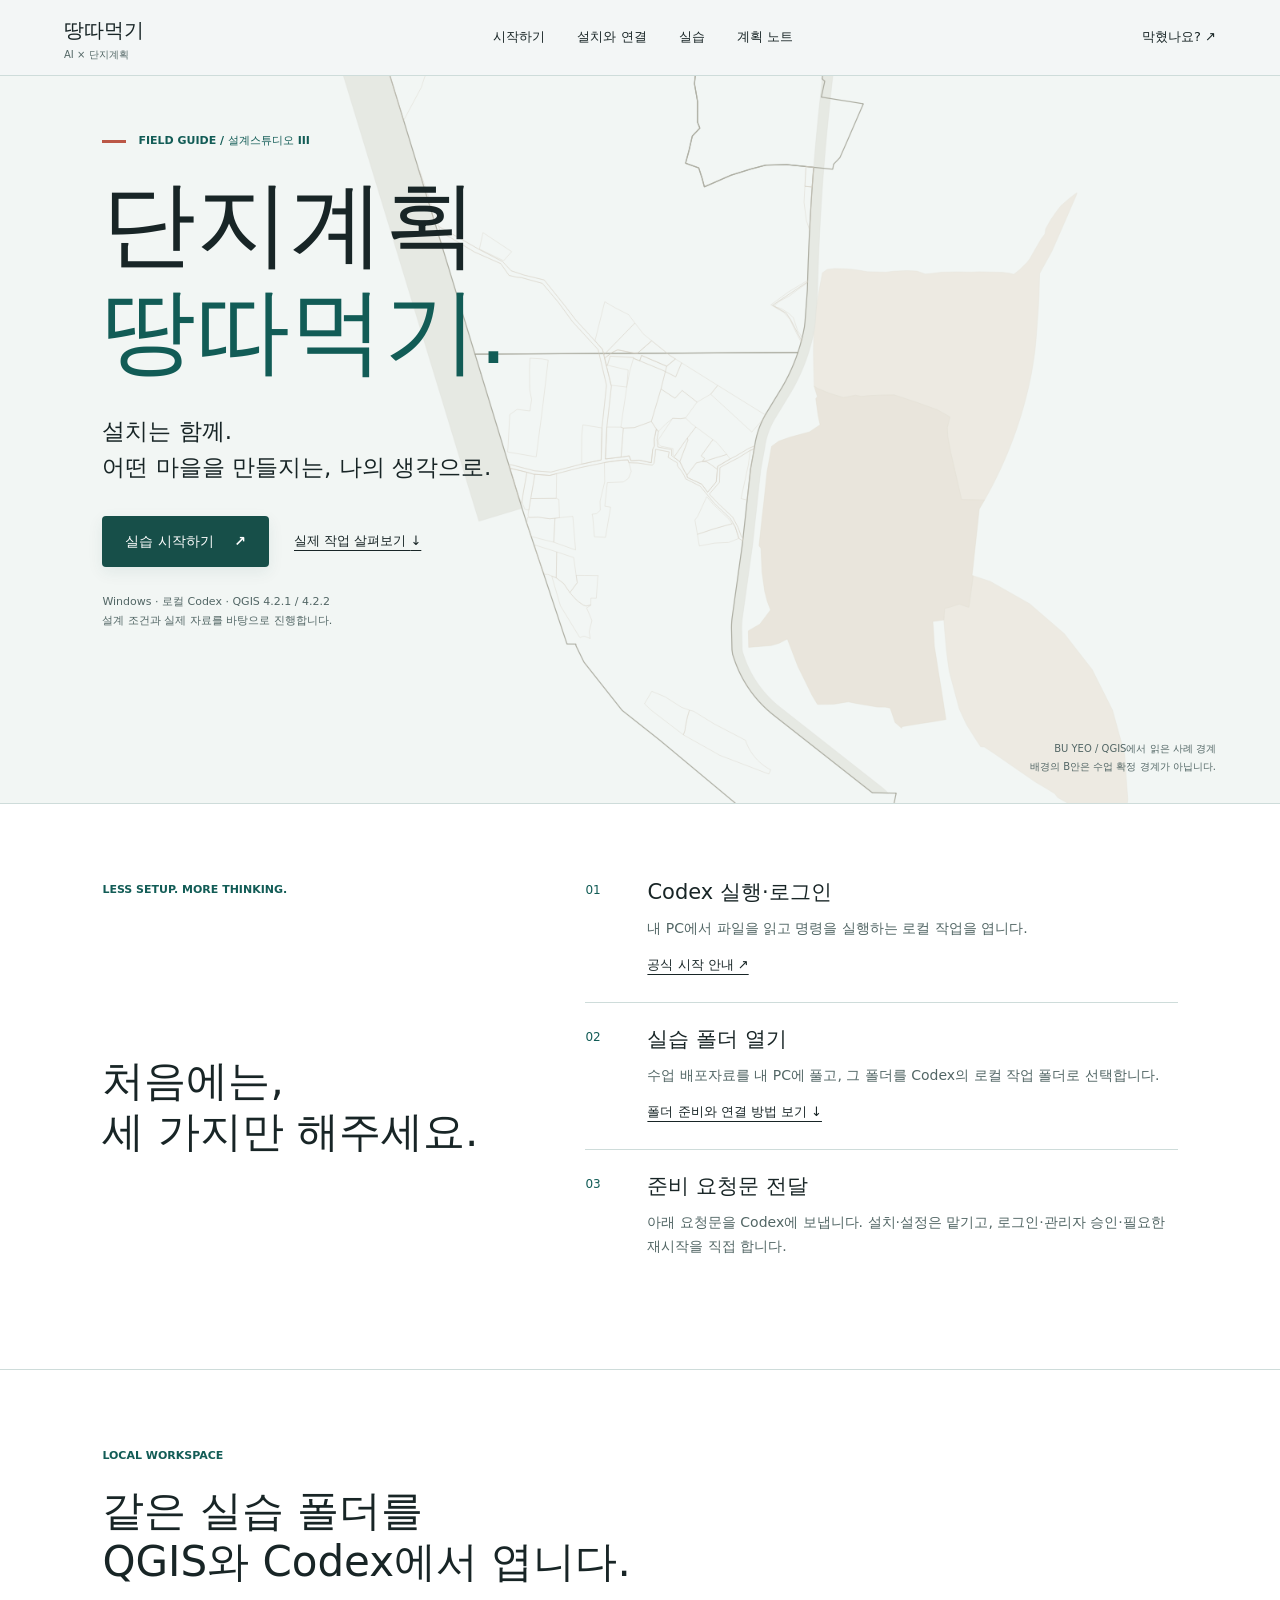
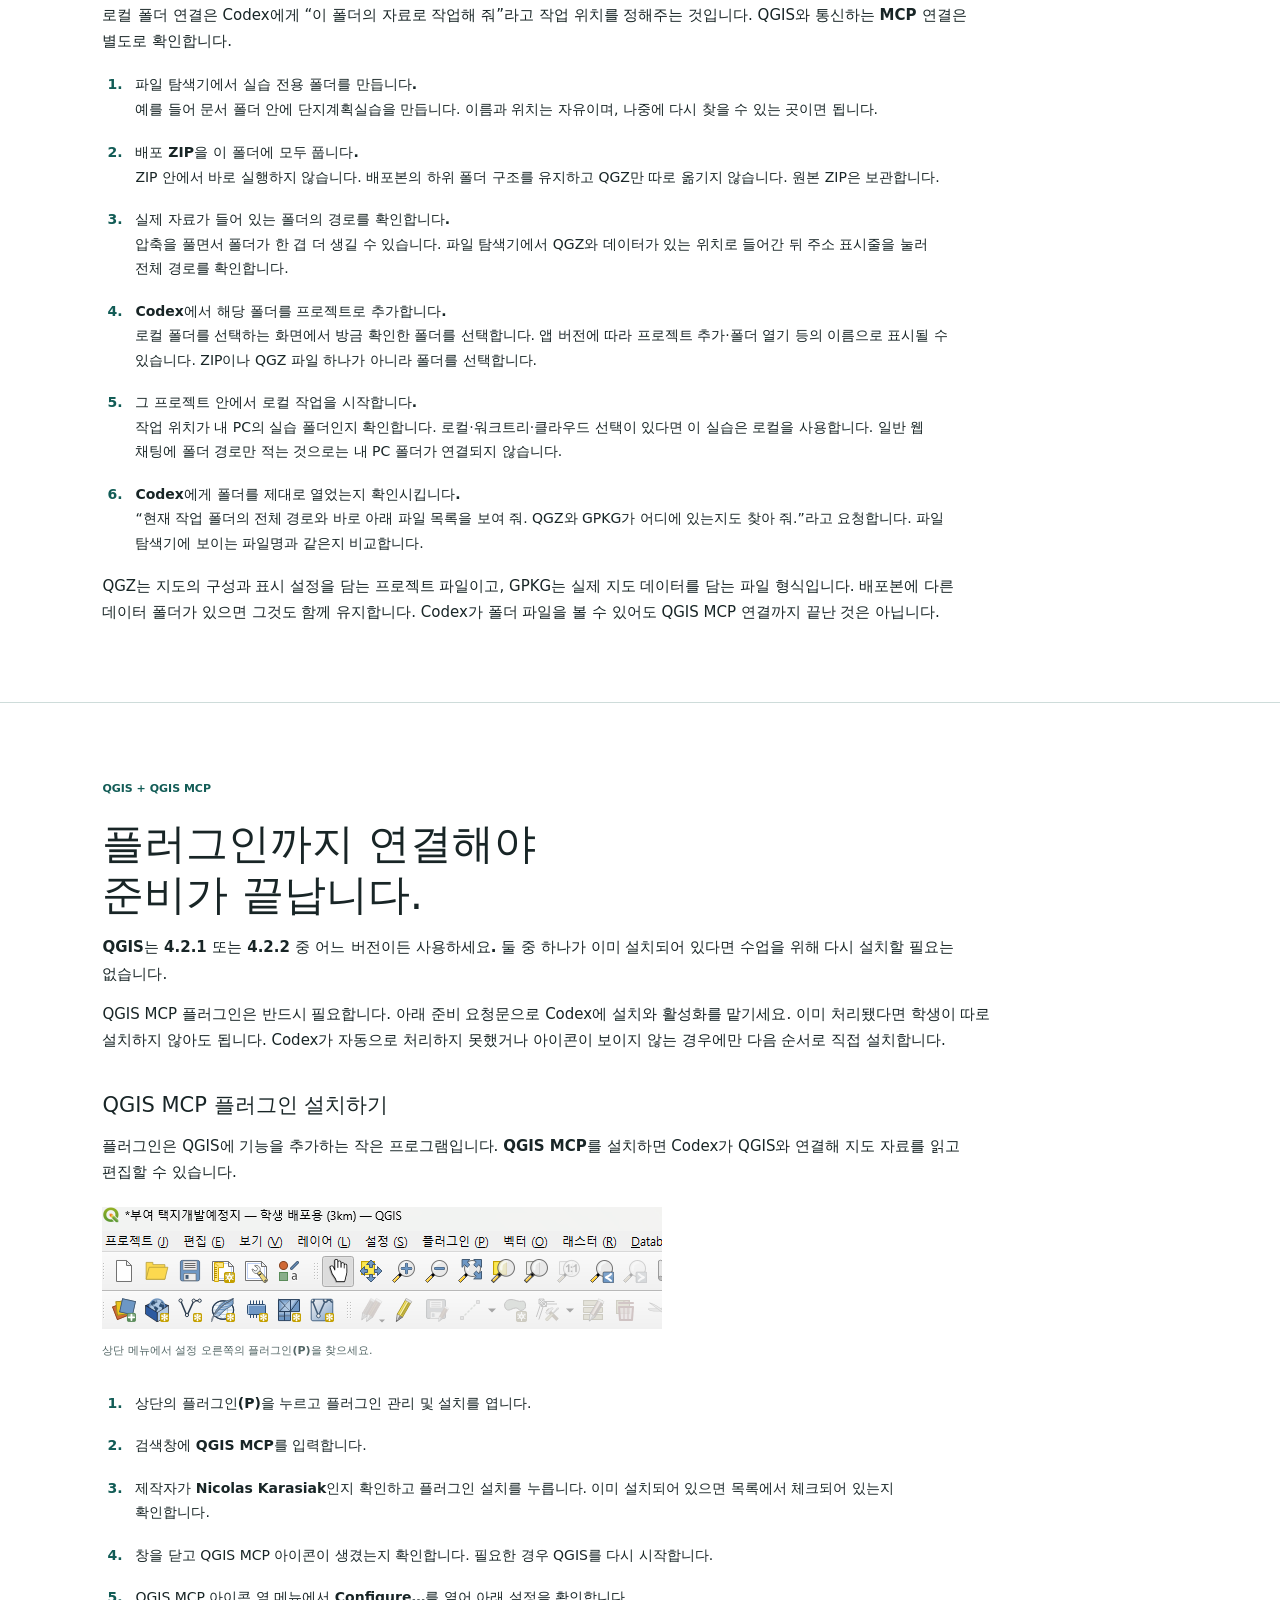
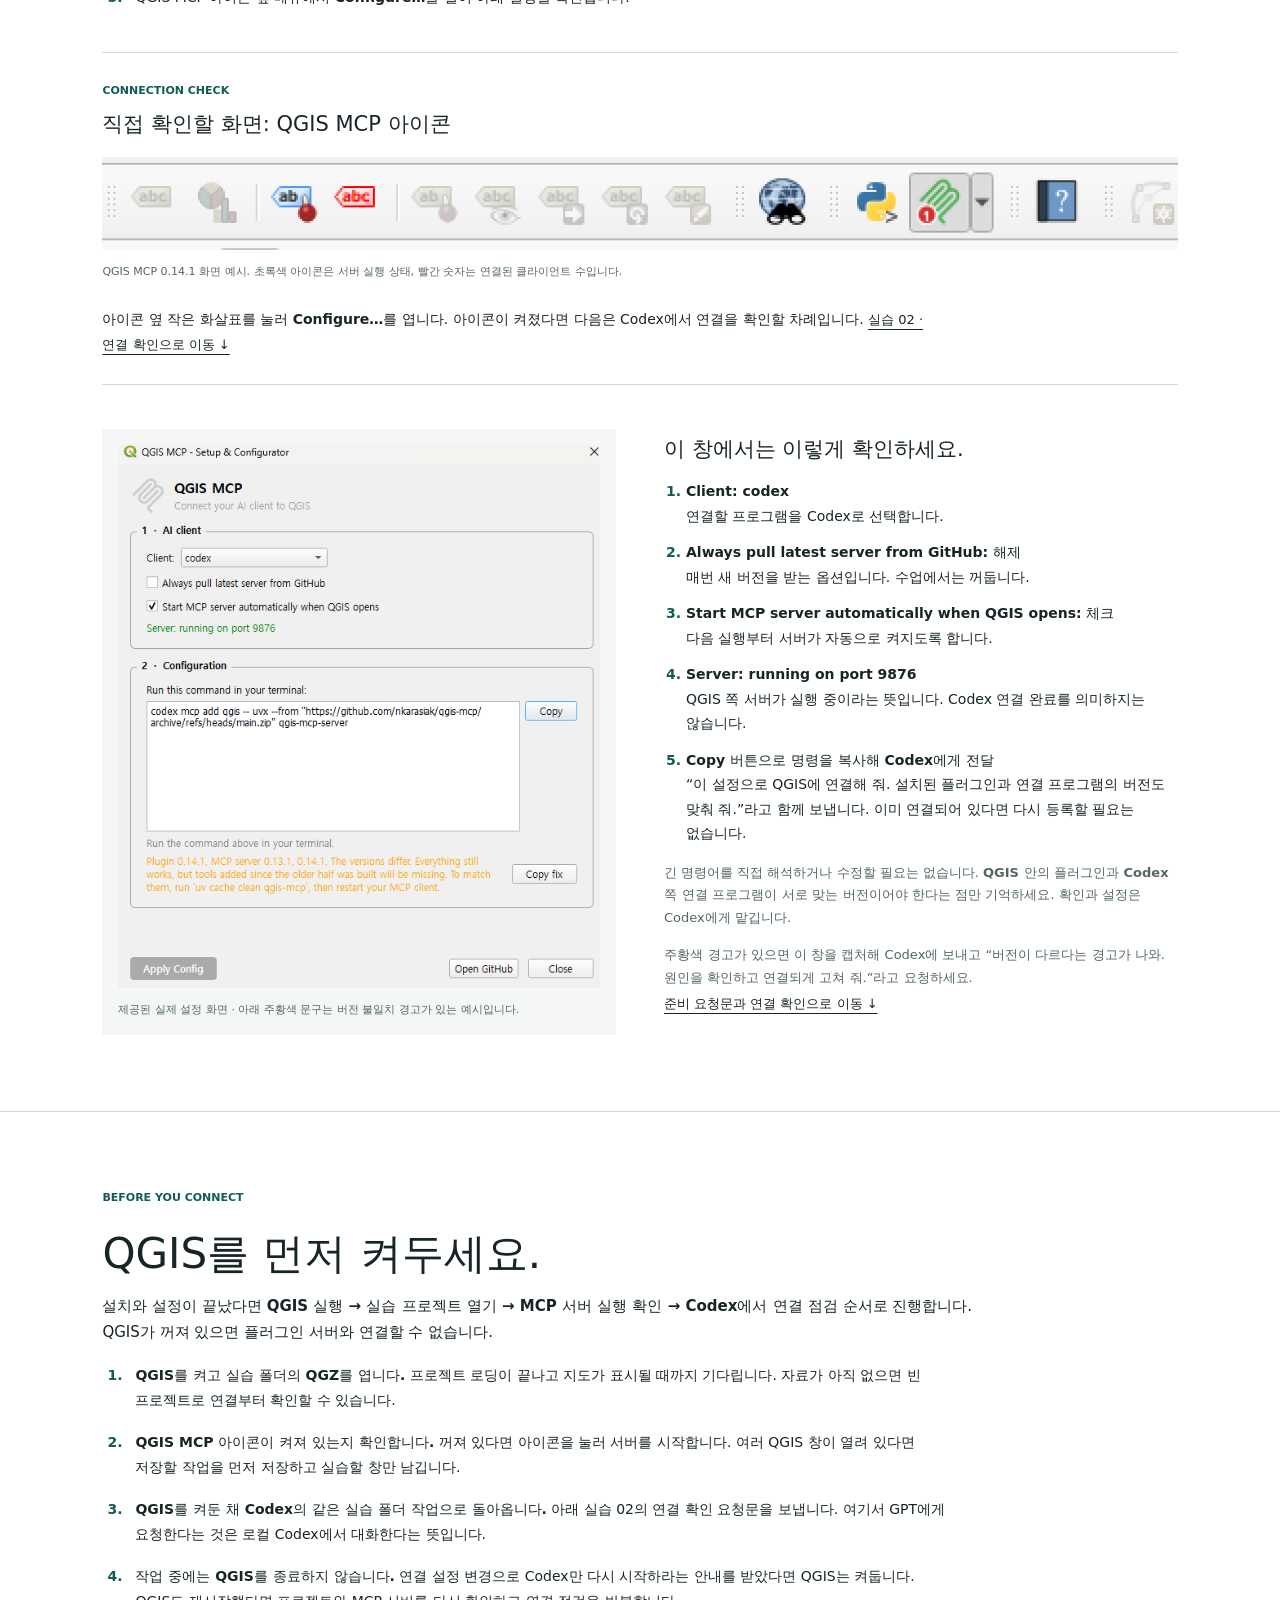
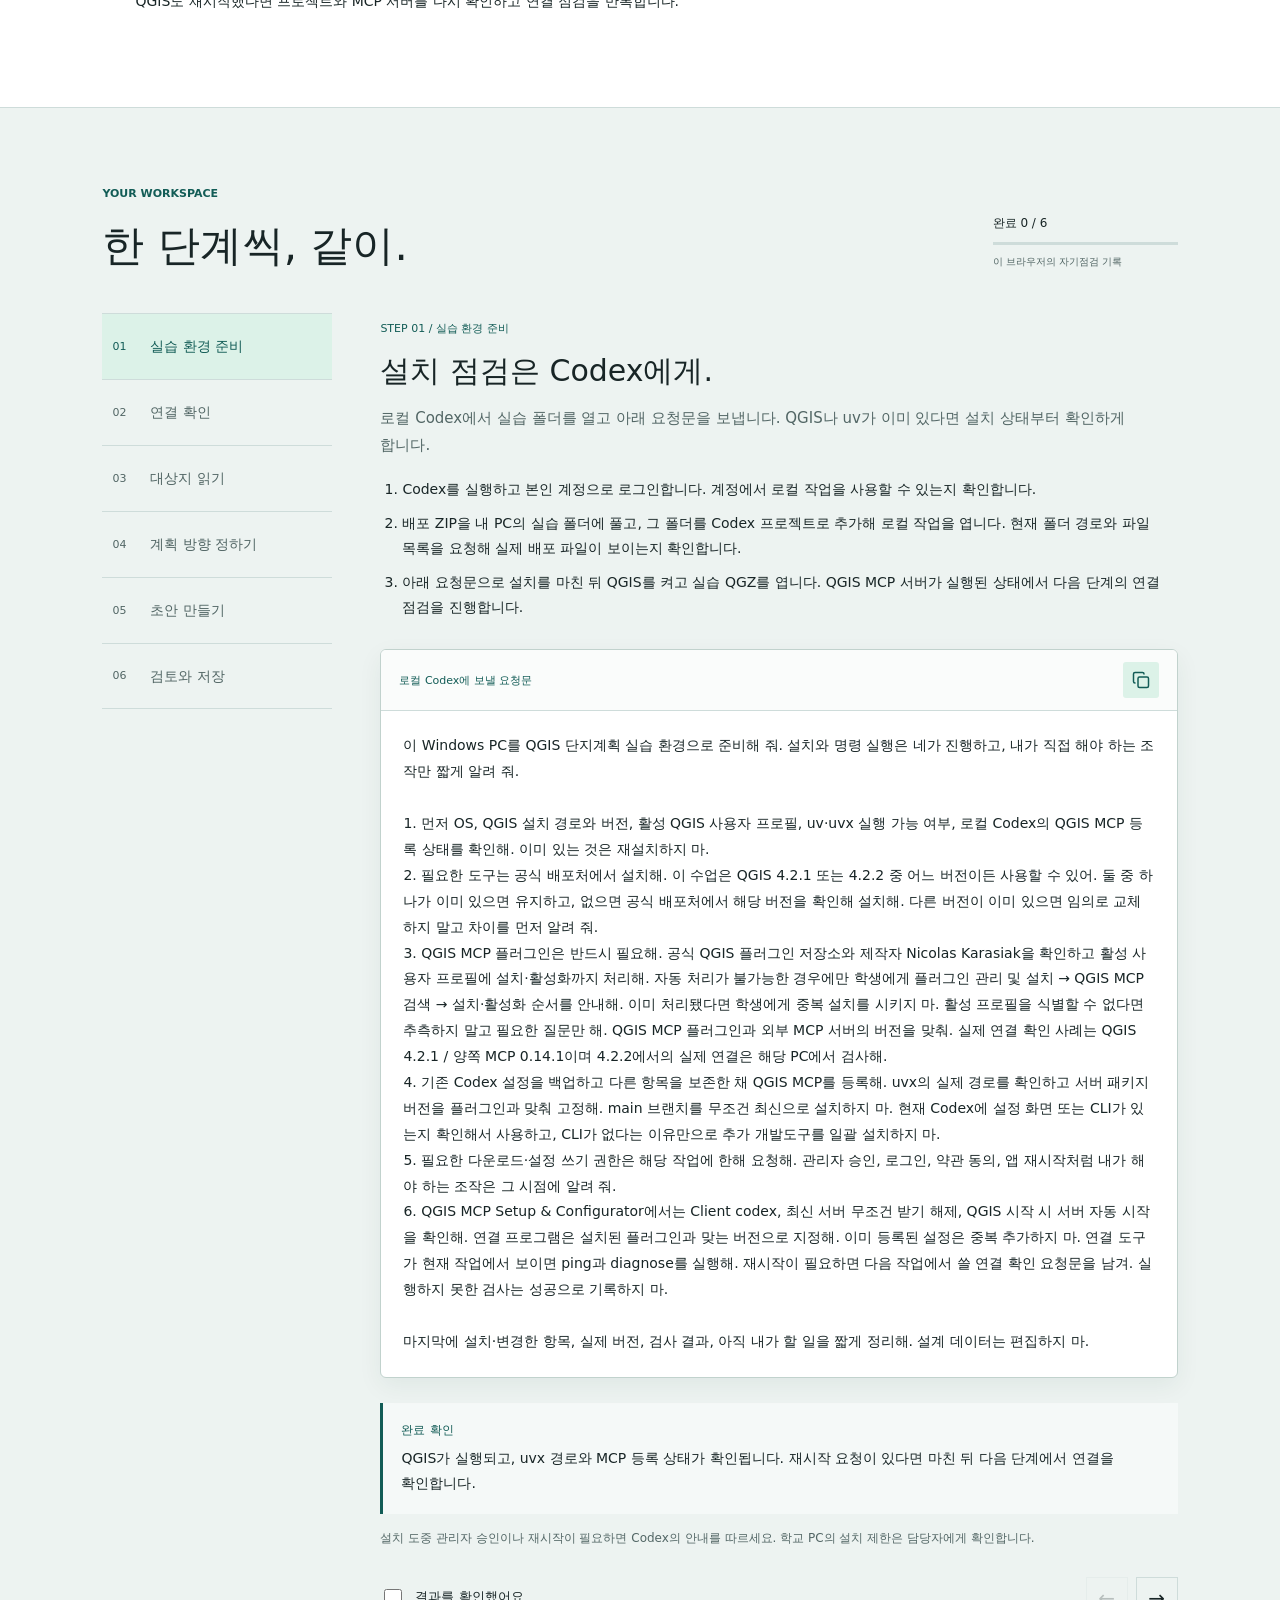
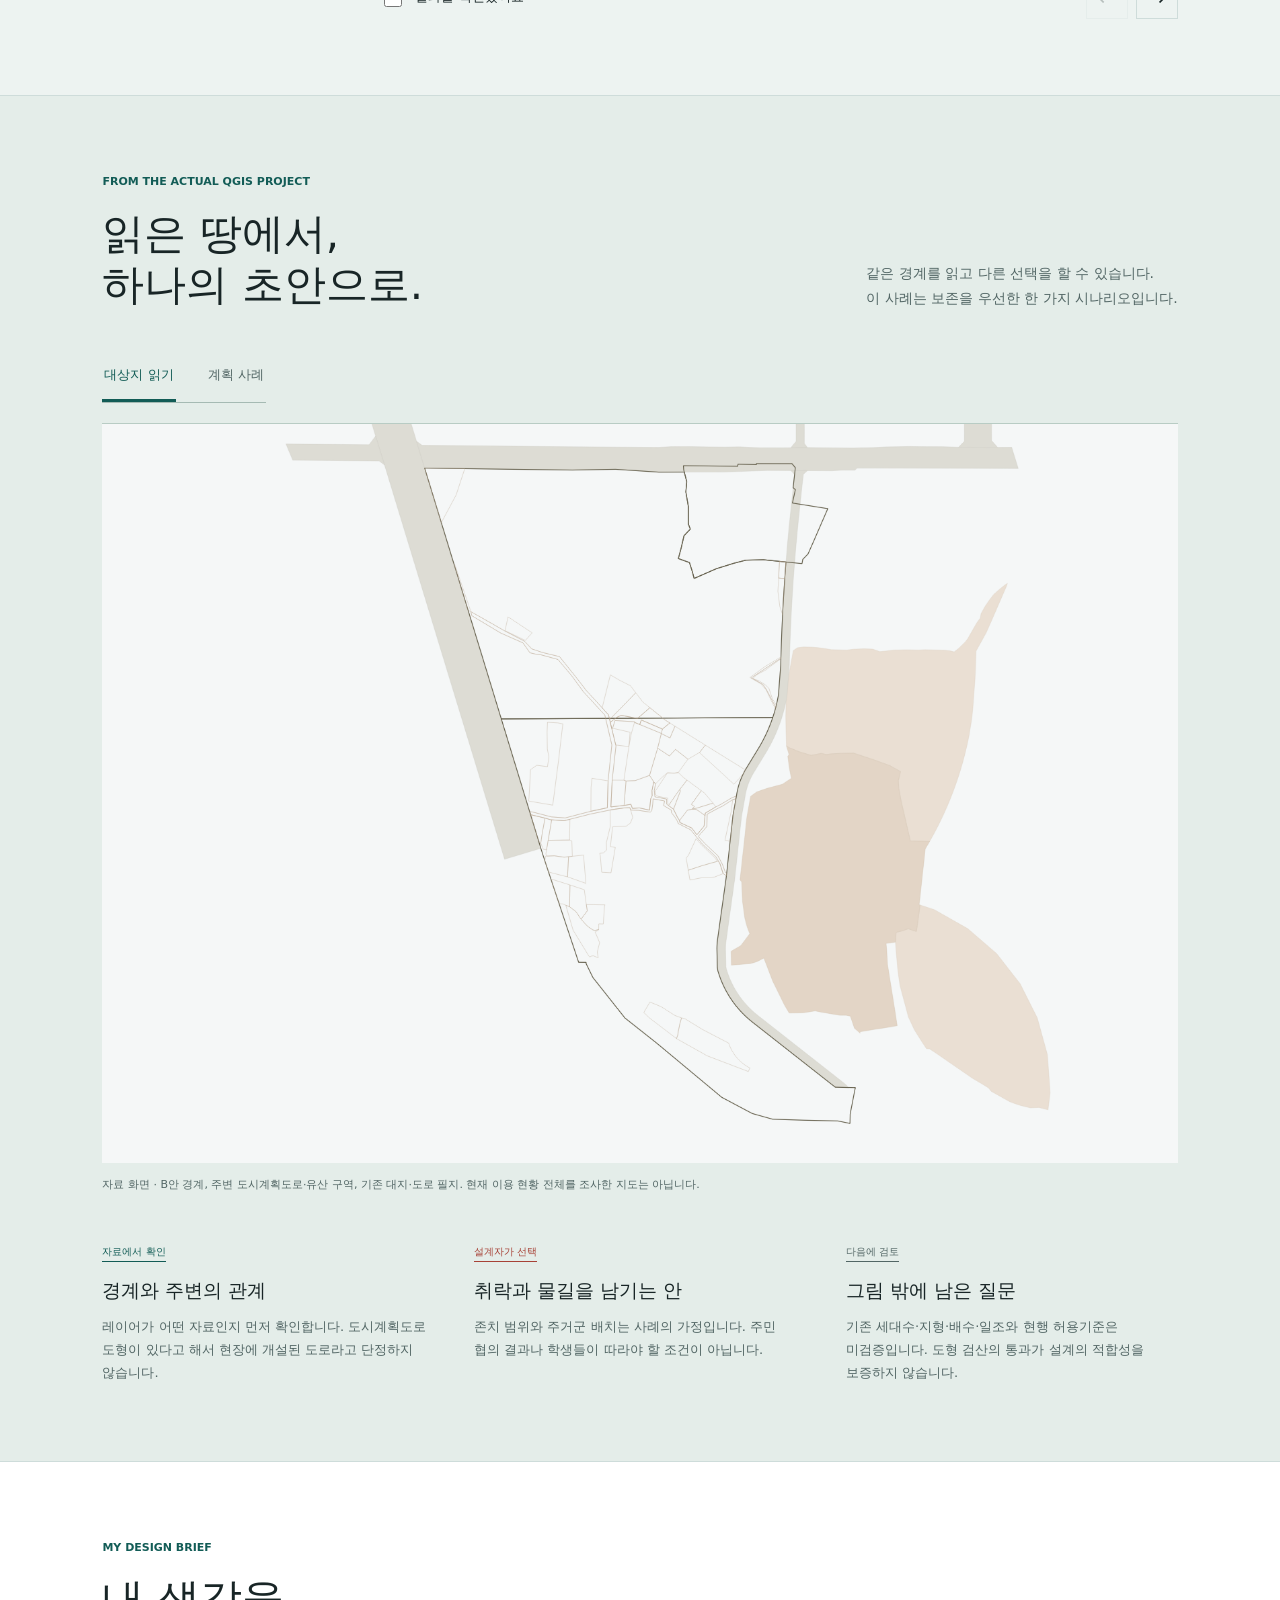
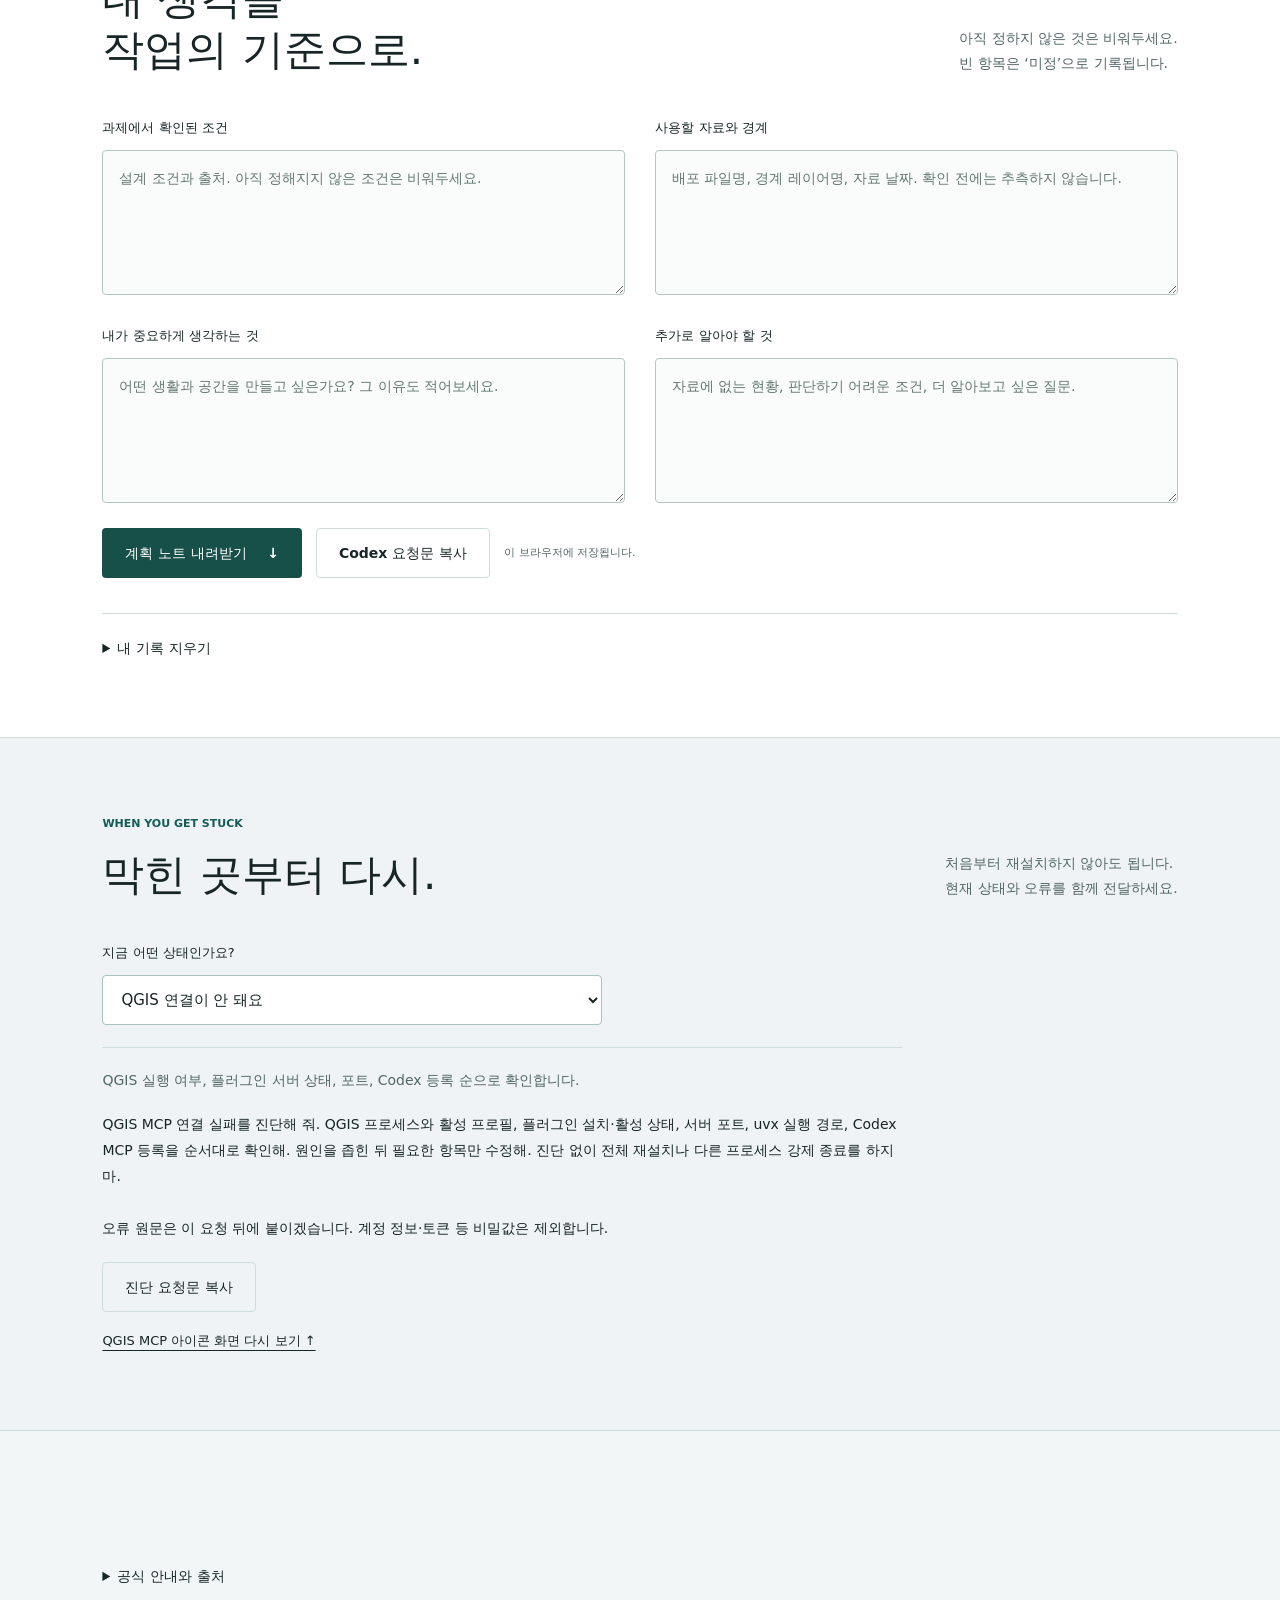
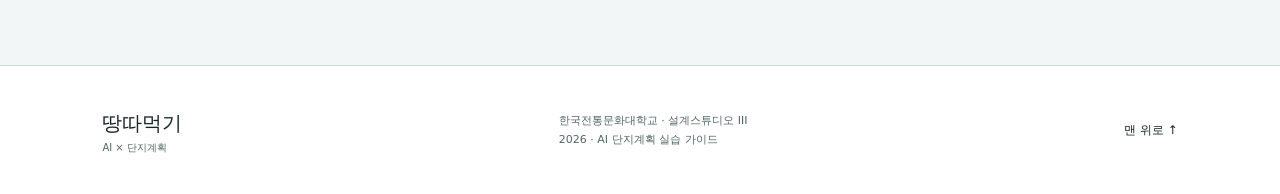
<file: index.html>
<!doctype html>
<html lang="ko">
<head>
  <meta charset="utf-8">
  <meta name="viewport" content="width=device-width,initial-scale=1">
  <meta name="description" content="QGIS와 Codex로 배우는 단지계획. 설치와 연결부터 계획 초안과 검산까지 함께하는 실습 가이드.">
  <meta http-equiv="refresh" content="0;url=student/">
  <link rel="canonical" href="https://zevi-jaybee.github.io/ai-danji-ttangttameokgi/student/">
  <title>단지계획 땅따먹기 · AI 실습실</title>
</head>
<body><p><a href="student/">단지계획 땅따먹기 · AI 실습실 열기</a></p></body>
</html>
</file>
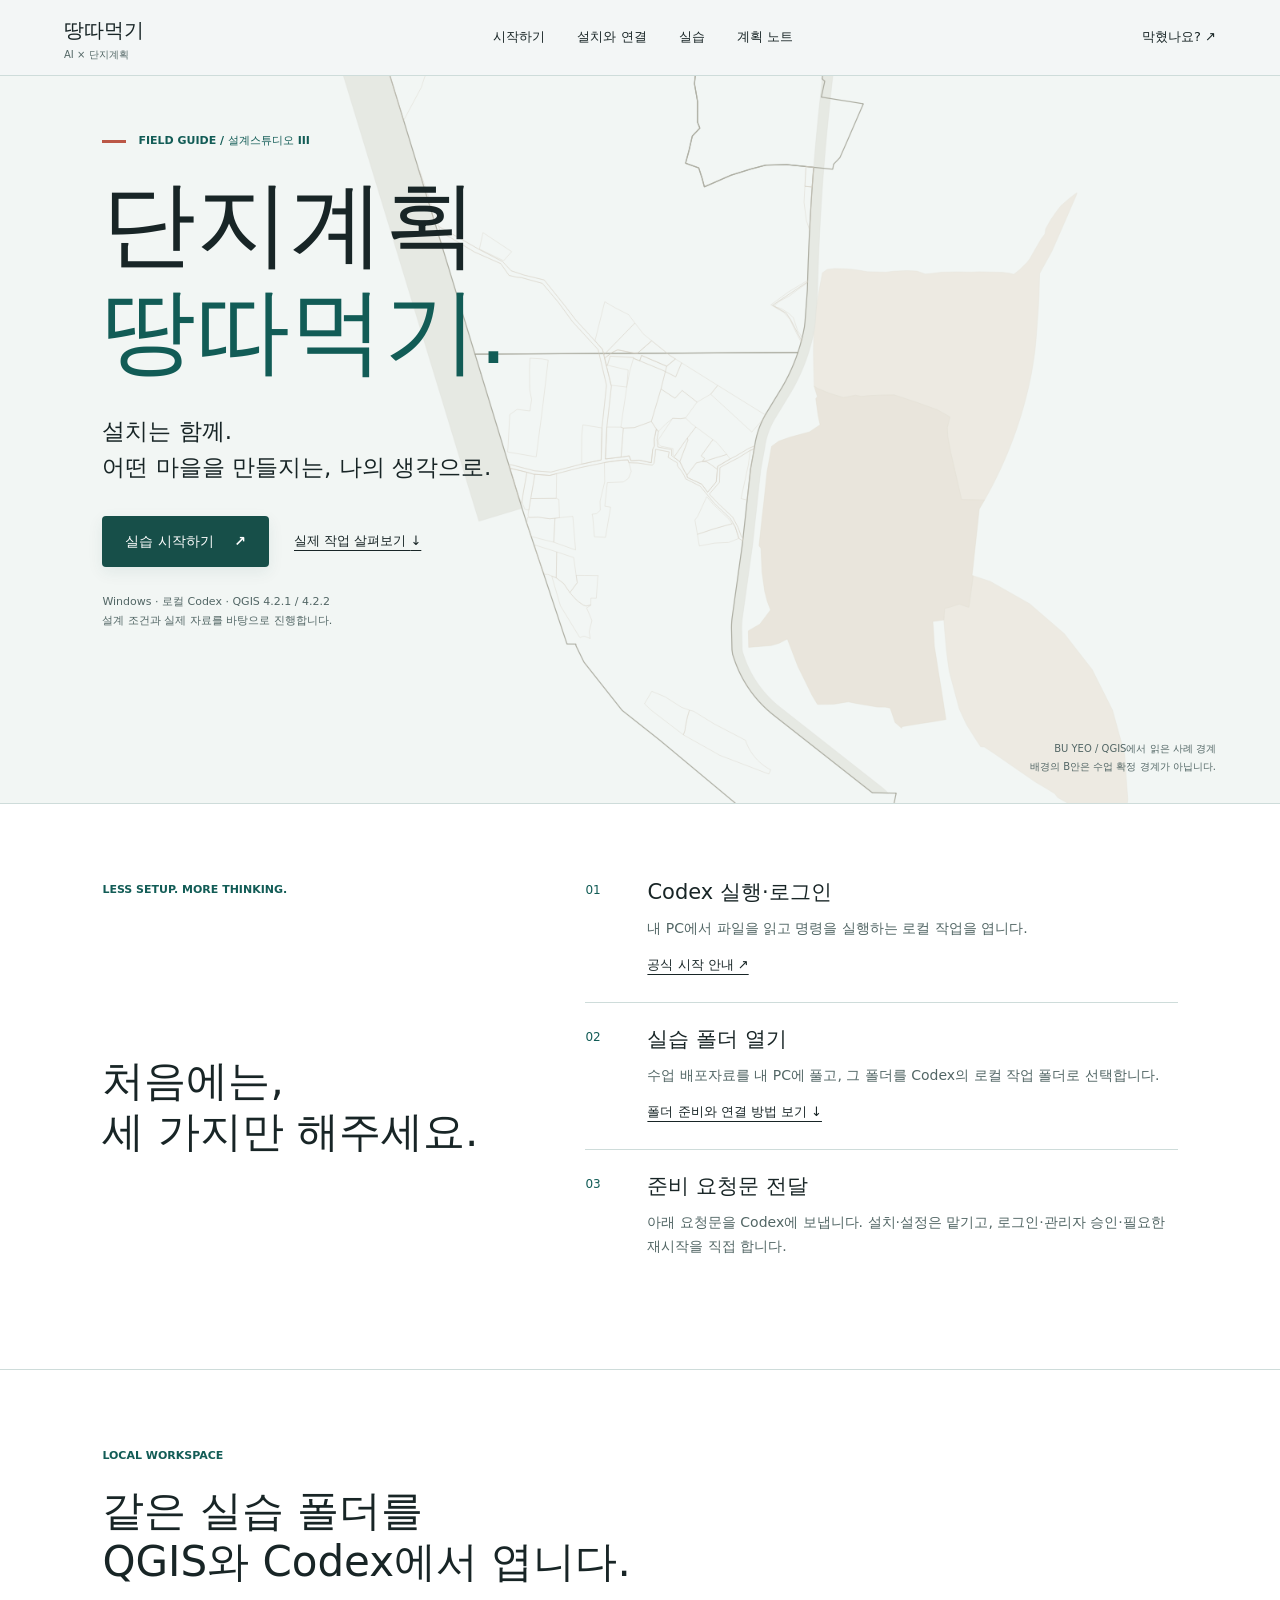
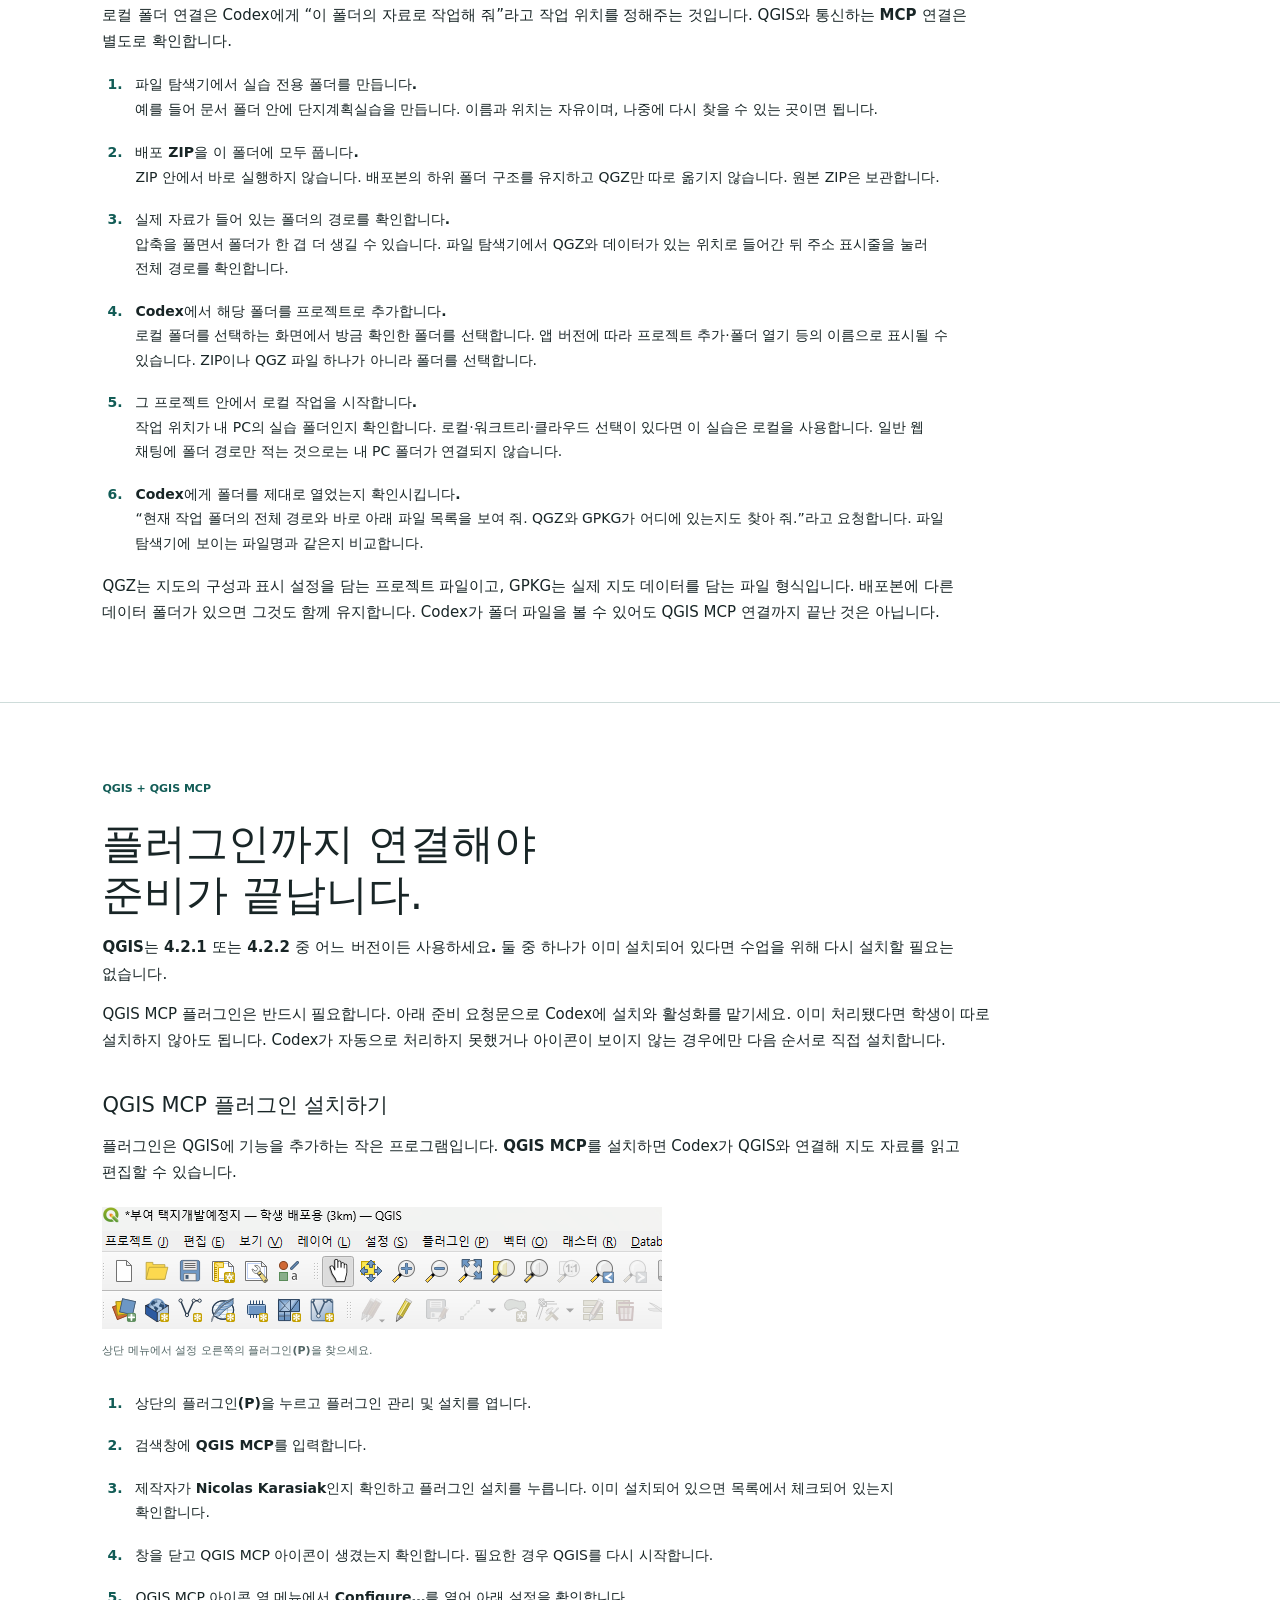
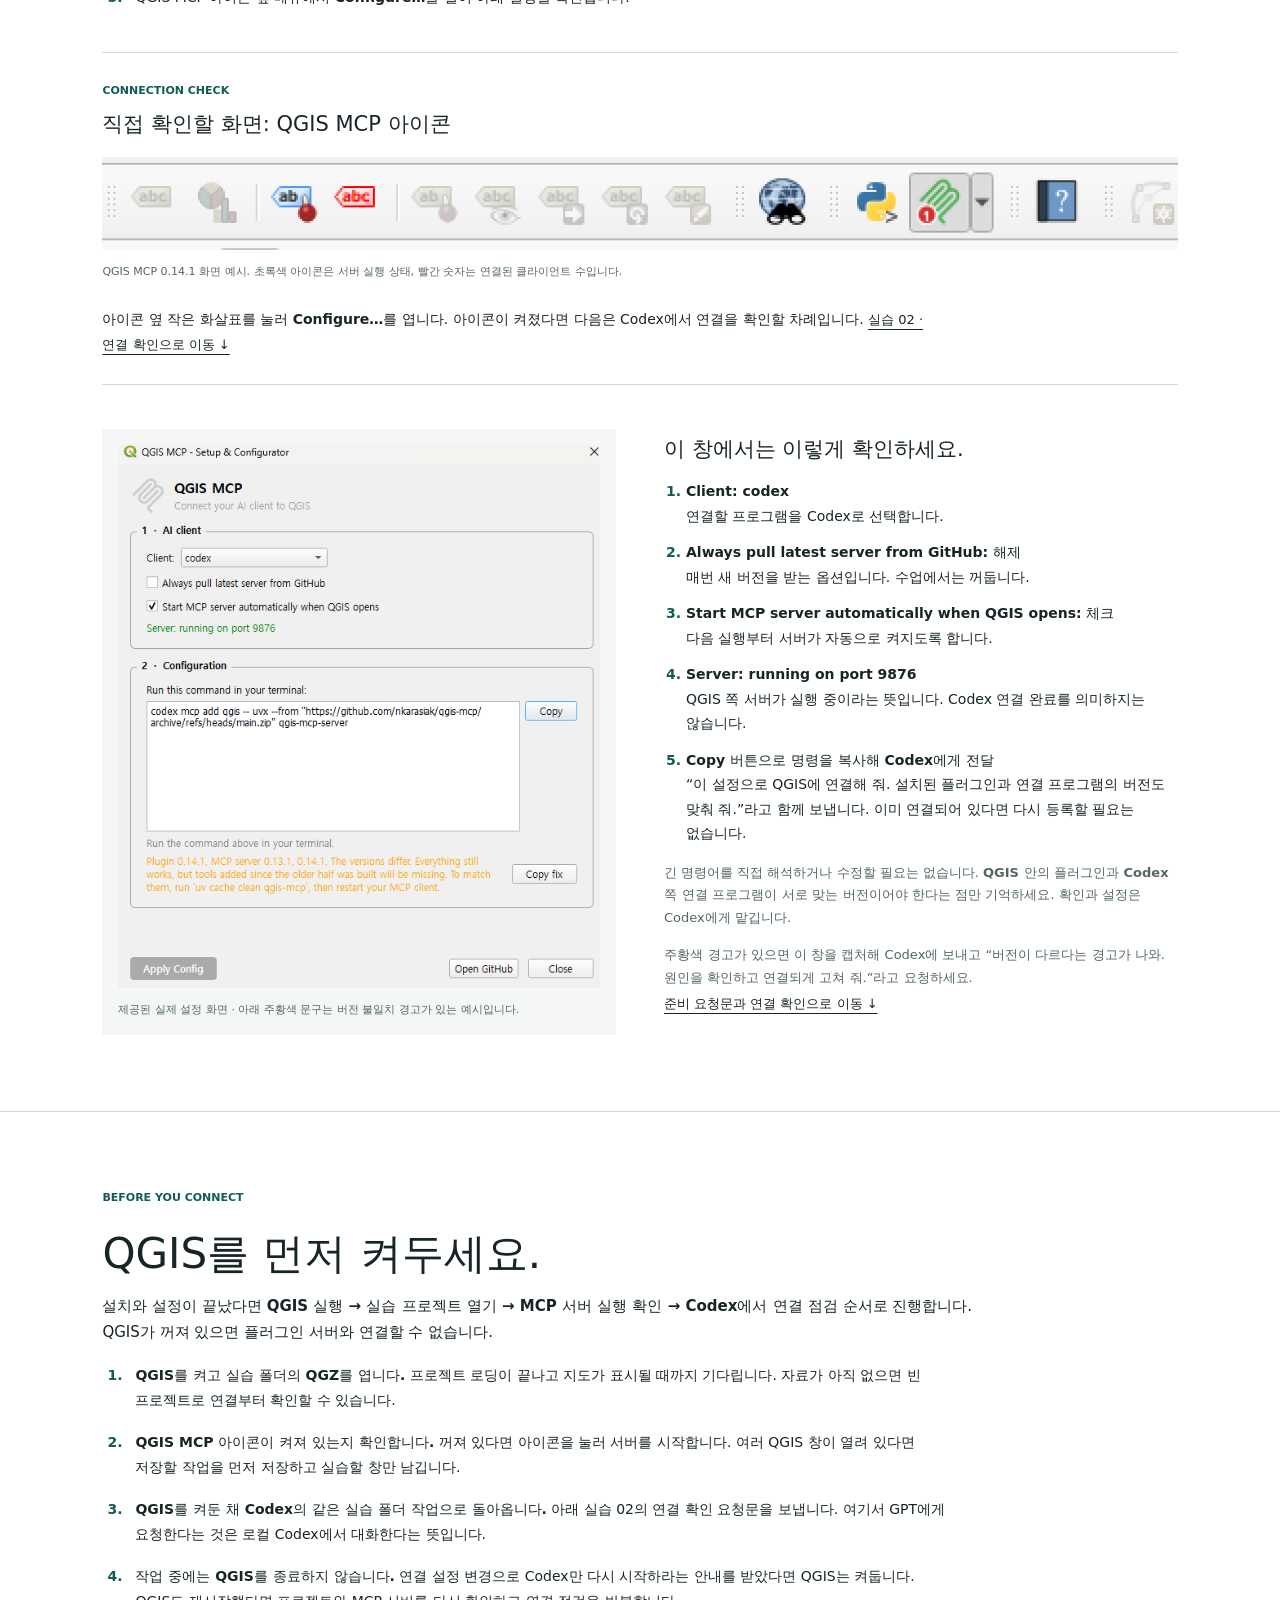
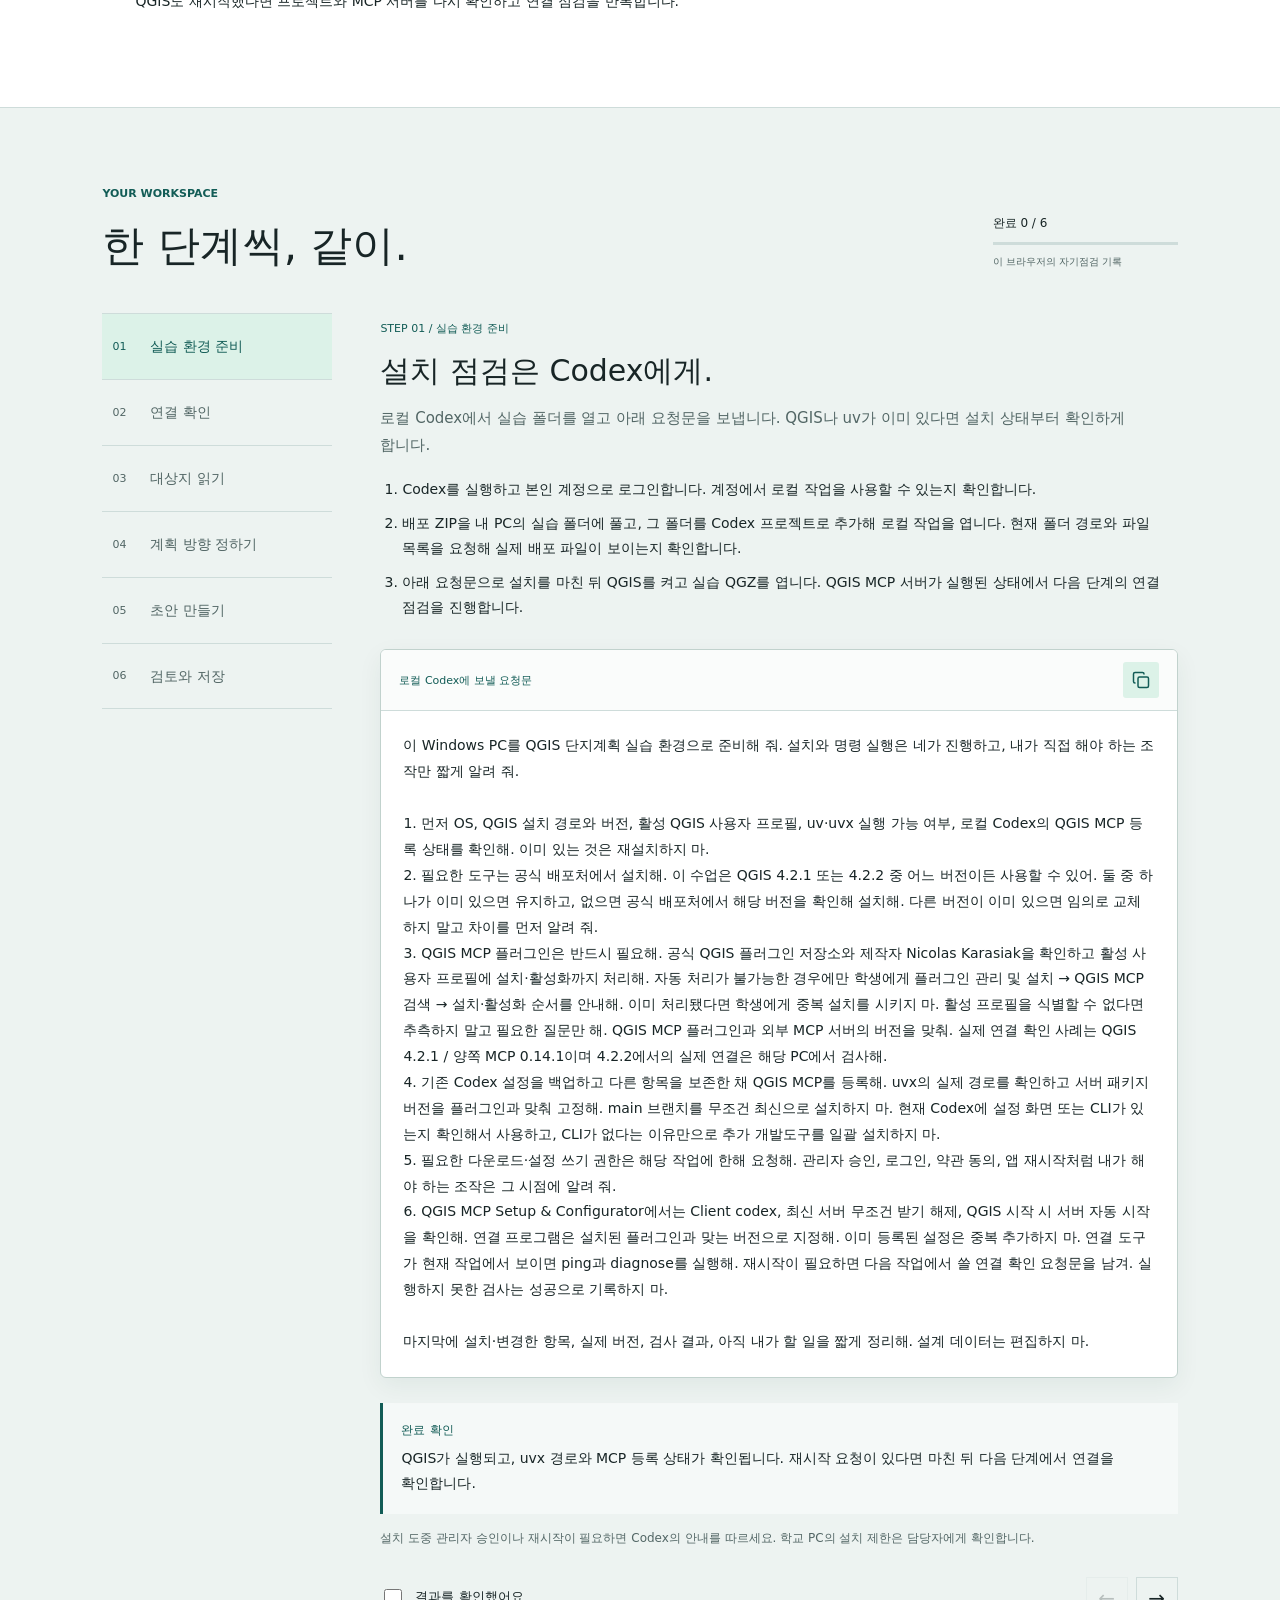
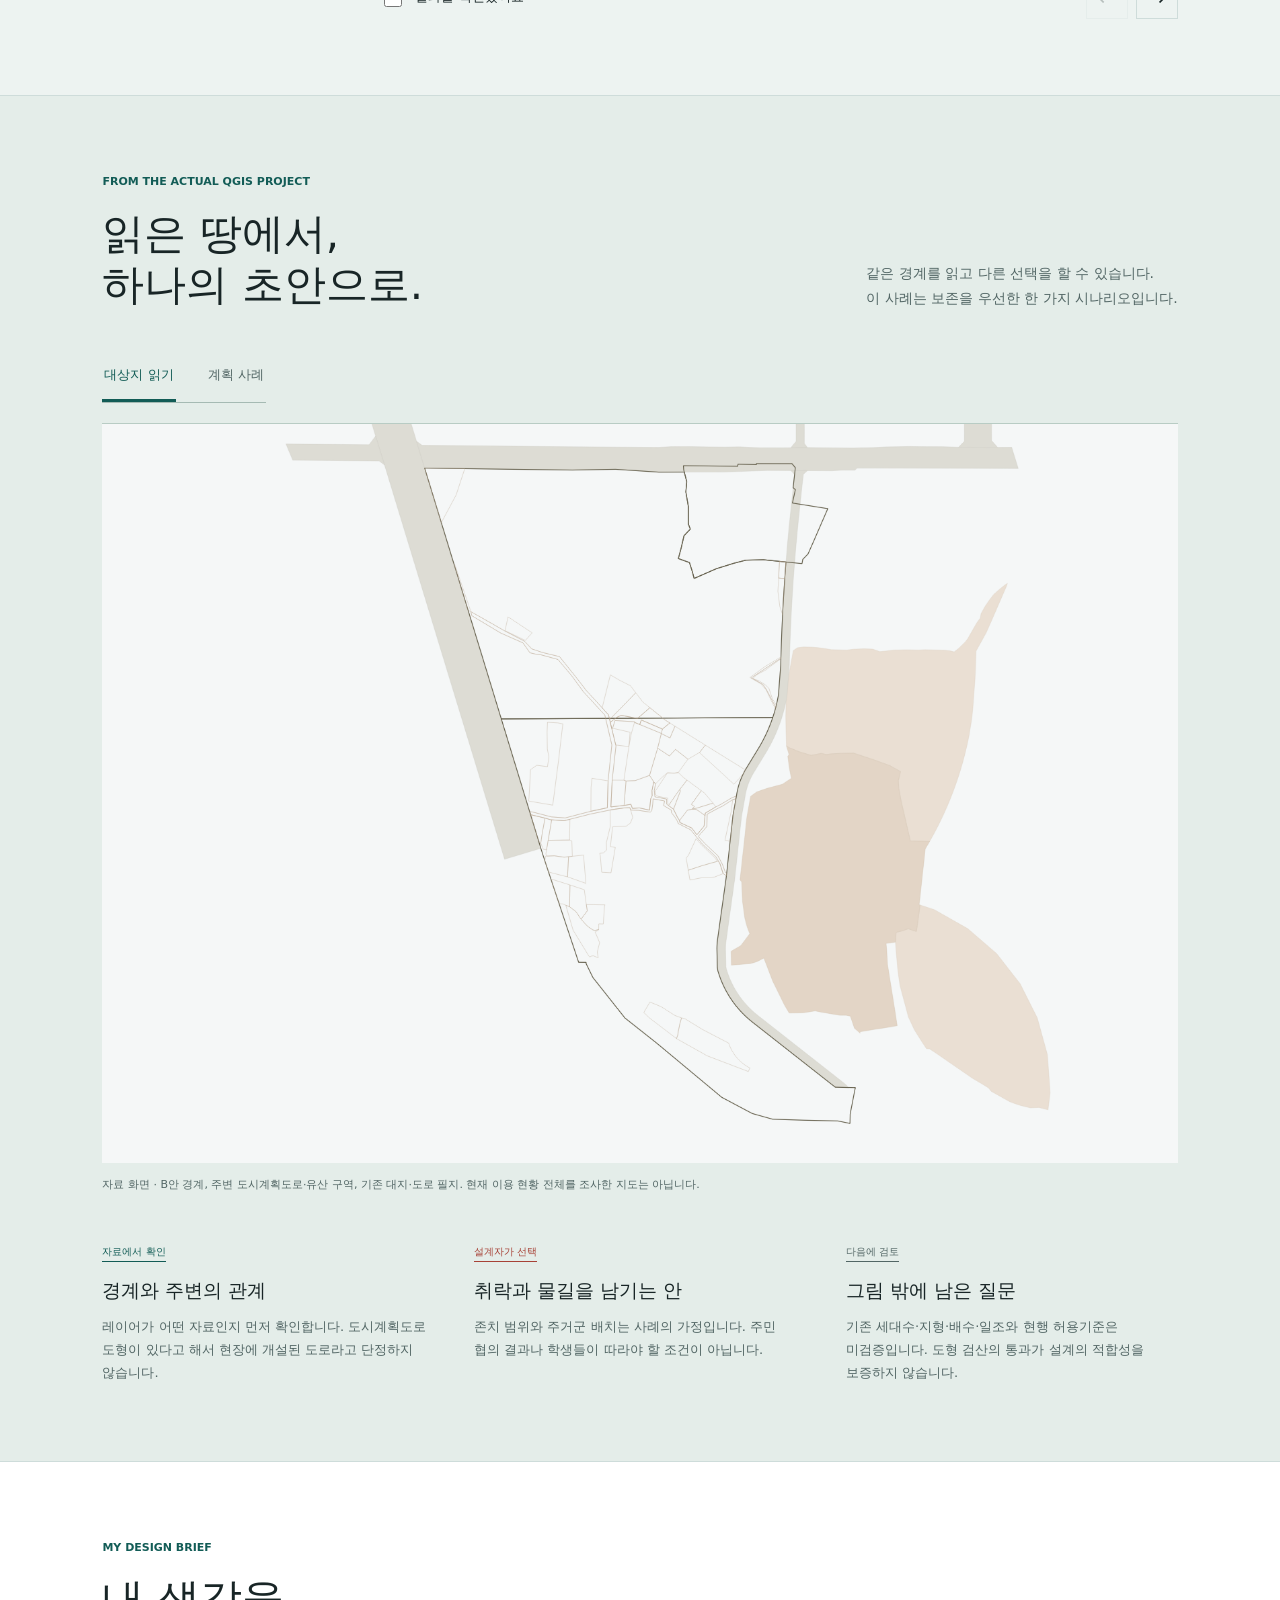
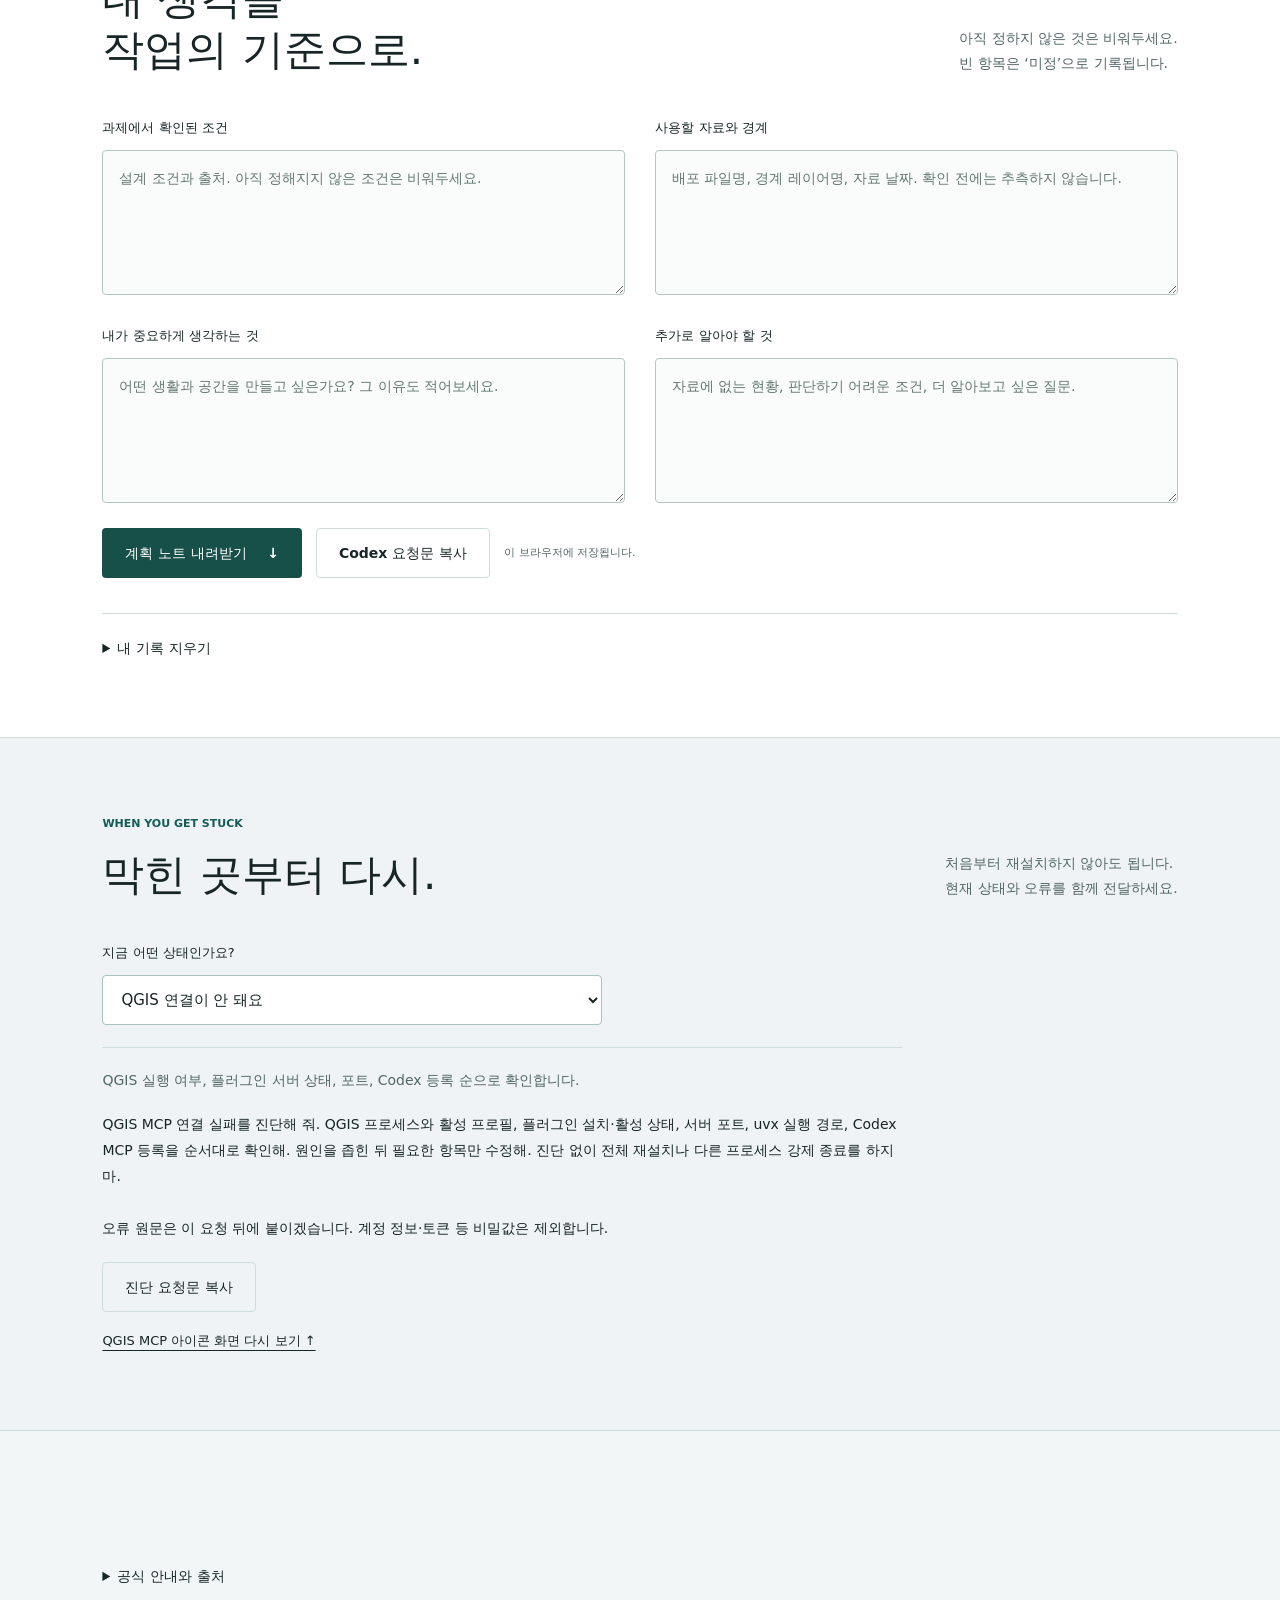
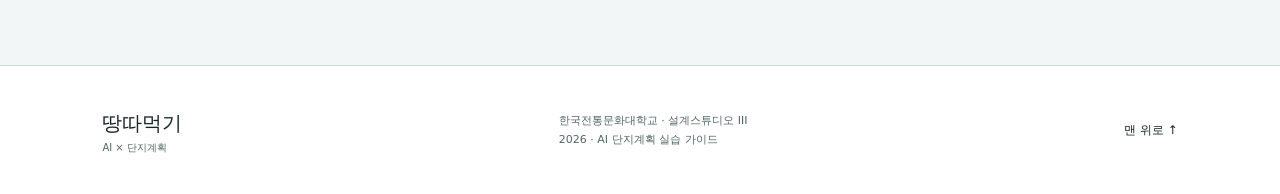
<file: student/index.html>
<!doctype html>
<html lang="ko">
<head>
  <meta charset="utf-8">
  <meta name="viewport" content="width=device-width,initial-scale=1">
  <meta name="description" content="설치는 Codex와 함께, 설계 판단은 나의 근거로. QGIS와 AI를 이용하는 단지계획 실습 가이드.">
  <title>단지계획 땅따먹기 · AI 실습실</title>
  <link rel="stylesheet" href="style.css?v=20260919-3">
  <script defer src="app.js?v=20260919-3"></script>
</head>
<body>
<a class="skip" href="#studio">실습으로 이동</a>
<header class="header">
  <a class="brand" href="#top">땅따먹기<span>AI × 단지계획</span></a>
  <nav aria-label="주요 메뉴"><a href="#start">시작하기</a><a href="#qgis-setup">설치와 연결</a><a href="#studio">실습</a><a href="#notes">계획 노트</a></nav>
  <a class="header-help" href="#help">막혔나요? <span aria-hidden="true">↗</span></a>
</header>
<main>
  <section class="hero" id="top">
    <img class="hero-map" src="assets/context.png" alt="" aria-hidden="true">
    <div class="hero-inner">
      <p class="eyebrow">FIELD GUIDE / 설계스튜디오 III</p>
      <h1>단지계획<br><span>땅따먹기.</span></h1>
      <p class="hero-copy">설치는 함께.<br>어떤 마을을 만들지는, 나의 생각으로.</p>
      <div class="hero-actions"><a class="button primary" href="#studio">실습 시작하기 <span aria-hidden="true">↗</span></a><a class="text-link" href="#case">실제 작업 살펴보기 <span aria-hidden="true">↓</span></a></div>
      <p class="hero-foot">Windows · 로컬 Codex · QGIS 4.2.1 / 4.2.2<br>설계 조건과 실제 자료를 바탕으로 진행합니다.</p>
    </div>
    <span class="map-credit">BU YEO / QGIS에서 읽은 사례 경계<br>배경의 B안은 수업 확정 경계가 아닙니다.</span>
  </section>
  <section class="intro band" id="start">
    <p class="eyebrow">LESS SETUP. MORE THINKING.</p>
    <h2>처음에는,<br>세 가지만 해주세요.</h2>
    <ol class="start-list">
      <li><span>01</span><div><h3>Codex 실행·로그인</h3><p>내 PC에서 파일을 읽고 명령을 실행하는 로컬 작업을 엽니다.</p><a class="text-link" href="https://developers.openai.com/codex/app/" target="_blank" rel="noopener">공식 시작 안내 ↗</a></div></li>
      <li><span>02</span><div><h3>실습 폴더 열기</h3><p>수업 배포자료를 내 PC에 풀고, 그 폴더를 Codex의 로컬 작업 폴더로 선택합니다.</p><a class="text-link" href="#local-folder">폴더 준비와 연결 방법 보기 ↓</a></div></li>
      <li><span>03</span><div><h3>준비 요청문 전달</h3><p>아래 요청문을 Codex에 보냅니다. 설치·설정은 맡기고, 로그인·관리자 승인·필요한 재시작을 직접 합니다.</p></div></li>
    </ol>
  </section>
  <section class="setup-guide band" id="local-folder">
    <p class="eyebrow">LOCAL WORKSPACE</p><h2>같은 실습 폴더를<br>QGIS와 Codex에서 엽니다.</h2>
    <p><strong>로컬 폴더 연결</strong>은 Codex에게 “이 폴더의 자료로 작업해 줘”라고 작업 위치를 정해주는 것입니다. QGIS와 통신하는 <strong>MCP 연결</strong>은 별도로 확인합니다.</p>
    <ol><li><strong>파일 탐색기에서 실습 전용 폴더를 만듭니다.</strong><br>예를 들어 문서 폴더 안에 <code>단지계획실습</code>을 만듭니다. 이름과 위치는 자유이며, 나중에 다시 찾을 수 있는 곳이면 됩니다.</li><li><strong>배포 ZIP을 이 폴더에 모두 풉니다.</strong><br>ZIP 안에서 바로 실행하지 않습니다. 배포본의 하위 폴더 구조를 유지하고 QGZ만 따로 옮기지 않습니다. 원본 ZIP은 보관합니다.</li><li><strong>실제 자료가 들어 있는 폴더의 경로를 확인합니다.</strong><br>압축을 풀면서 폴더가 한 겹 더 생길 수 있습니다. 파일 탐색기에서 QGZ와 데이터가 있는 위치로 들어간 뒤 주소 표시줄을 눌러 전체 경로를 확인합니다.</li><li><strong>Codex에서 해당 폴더를 프로젝트로 추가합니다.</strong><br>로컬 폴더를 선택하는 화면에서 방금 확인한 폴더를 선택합니다. 앱 버전에 따라 프로젝트 추가·폴더 열기 등의 이름으로 표시될 수 있습니다. ZIP이나 QGZ 파일 하나가 아니라 <strong>폴더</strong>를 선택합니다.</li><li><strong>그 프로젝트 안에서 로컬 작업을 시작합니다.</strong><br>작업 위치가 내 PC의 실습 폴더인지 확인합니다. 로컬·워크트리·클라우드 선택이 있다면 이 실습은 <strong>로컬</strong>을 사용합니다. 일반 웹 채팅에 폴더 경로만 적는 것으로는 내 PC 폴더가 연결되지 않습니다.</li><li><strong>Codex에게 폴더를 제대로 열었는지 확인시킵니다.</strong><br>“현재 작업 폴더의 전체 경로와 바로 아래 파일 목록을 보여 줘. QGZ와 GPKG가 어디에 있는지도 찾아 줘.”라고 요청합니다. 파일 탐색기에 보이는 파일명과 같은지 비교합니다.</li></ol>
    <p>QGZ는 지도의 구성과 표시 설정을 담는 프로젝트 파일이고, GPKG는 실제 지도 데이터를 담는 파일 형식입니다. 배포본에 다른 데이터 폴더가 있으면 그것도 함께 유지합니다. Codex가 폴더 파일을 볼 수 있어도 QGIS MCP 연결까지 끝난 것은 아닙니다.</p>
  </section>
  <section class="setup-guide band" id="qgis-setup">
    <p class="eyebrow">QGIS + QGIS MCP</p>
    <h2>플러그인까지 연결해야<br>준비가 끝납니다.</h2>
    <p><strong>QGIS는 4.2.1 또는 4.2.2 중 어느 버전이든 사용하세요.</strong> 둘 중 하나가 이미 설치되어 있다면 수업을 위해 다시 설치할 필요는 없습니다.</p>
    <p>QGIS MCP 플러그인은 반드시 필요합니다. 아래 준비 요청문으로 Codex에 설치와 활성화를 맡기세요. 이미 처리됐다면 학생이 따로 설치하지 않아도 됩니다. Codex가 자동으로 처리하지 못했거나 아이콘이 보이지 않는 경우에만 다음 순서로 직접 설치합니다.</p>
    <h3 class="plugin-heading">QGIS MCP 플러그인 설치하기</h3>
    <p>플러그인은 QGIS에 기능을 추가하는 작은 프로그램입니다. <strong>QGIS MCP</strong>를 설치하면 Codex가 QGIS와 연결해 지도 자료를 읽고 편집할 수 있습니다.</p>
    <figure class="plugin-menu"><img src="assets/qgis-plugin-menu.png" width="560" height="124" loading="lazy" alt="QGIS 상단 메뉴. 설정 오른쪽과 벡터 왼쪽에 플러그인(P) 메뉴가 있음"><figcaption>상단 메뉴에서 <strong>설정</strong> 오른쪽의 <strong>플러그인(P)</strong>을 찾으세요.</figcaption></figure>
    <ol><li>상단의 <strong>플러그인(P)</strong>을 누르고 <strong>플러그인 관리 및 설치</strong>를 엽니다.</li><li>검색창에 <strong>QGIS MCP</strong>를 입력합니다.</li><li>제작자가 <strong>Nicolas Karasiak</strong>인지 확인하고 <strong>플러그인 설치</strong>를 누릅니다. 이미 설치되어 있으면 목록에서 체크되어 있는지 확인합니다.</li><li>창을 닫고 QGIS MCP 아이콘이 생겼는지 확인합니다. 필요한 경우 QGIS를 다시 시작합니다.</li><li>QGIS MCP 아이콘 옆 메뉴에서 <strong>Configure…</strong>를 열어 아래 설정을 확인합니다.</li></ol>
    <div class="toolbar-guide" id="mcp-icon"><p class="eyebrow">CONNECTION CHECK</p><h3>직접 확인할 화면: QGIS MCP 아이콘</h3><figure><img class="toolbar" src="../img/toolbar.png" width="1120" height="96" loading="lazy" alt="QGIS 툴바 오른쪽의 초록색 MCP 아이콘과 빨간 숫자 1 배지"><figcaption>QGIS MCP 0.14.1 화면 예시. 초록색 아이콘은 서버 실행 상태, 빨간 숫자는 연결된 클라이언트 수입니다.</figcaption></figure><p>아이콘 옆 작은 화살표를 눌러 <strong>Configure…</strong>를 엽니다. 아이콘이 켜졌다면 다음은 Codex에서 연결을 확인할 차례입니다. <a class="text-link" href="#studio">실습 02 · 연결 확인으로 이동 ↓</a></p></div>
    <div class="setup-grid">
      <figure><img src="assets/codex-configurator.png" width="592" height="667" loading="lazy" alt="QGIS MCP Setup & Configurator. Client codex, 자동 서버 시작 체크, 포트 9876 실행 중. 아래에는 0.13.1과 0.14.1 혼재 경고가 표시됨"><figcaption>제공된 실제 설정 화면 · 아래 주황색 문구는 버전 불일치 경고가 있는 예시입니다.</figcaption></figure>
      <div><h3>이 창에서는 이렇게 확인하세요.</h3><ol><li><strong>Client: codex</strong><br>연결할 프로그램을 Codex로 선택합니다.</li><li><strong>Always pull latest server from GitHub: 해제</strong><br>매번 새 버전을 받는 옵션입니다. 수업에서는 꺼둡니다.</li><li><strong>Start MCP server automatically when QGIS opens: 체크</strong><br>다음 실행부터 서버가 자동으로 켜지도록 합니다.</li><li><strong>Server: running on port 9876</strong><br>QGIS 쪽 서버가 실행 중이라는 뜻입니다. Codex 연결 완료를 의미하지는 않습니다.</li><li><strong>Copy 버튼으로 명령을 복사해 Codex에게 전달</strong><br>“이 설정으로 QGIS에 연결해 줘. 설치된 플러그인과 연결 프로그램의 버전도 맞춰 줘.”라고 함께 보냅니다. 이미 연결되어 있다면 다시 등록할 필요는 없습니다.</li></ol><p>긴 명령어를 직접 해석하거나 수정할 필요는 없습니다. <strong>QGIS 안의 플러그인과 Codex 쪽 연결 프로그램이 서로 맞는 버전이어야 한다</strong>는 점만 기억하세요. 확인과 설정은 Codex에게 맡깁니다.</p><p><strong>주황색 경고가 있으면</strong> 이 창을 캡처해 Codex에 보내고 “버전이 다르다는 경고가 나와. 원인을 확인하고 연결되게 고쳐 줘.”라고 요청하세요.</p><a class="text-link" href="#studio">준비 요청문과 연결 확인으로 이동 ↓</a></div>
    </div>
  </section>
  <section class="setup-guide band" id="before-connect">
    <p class="eyebrow">BEFORE YOU CONNECT</p><h2>QGIS를 먼저 켜두세요.</h2>
    <p>설치와 설정이 끝났다면 <strong>QGIS 실행 → 실습 프로젝트 열기 → MCP 서버 실행 확인 → Codex에서 연결 점검</strong> 순서로 진행합니다. QGIS가 꺼져 있으면 플러그인 서버와 연결할 수 없습니다.</p>
    <ol><li><strong>QGIS를 켜고 실습 폴더의 QGZ를 엽니다.</strong> 프로젝트 로딩이 끝나고 지도가 표시될 때까지 기다립니다. 자료가 아직 없으면 빈 프로젝트로 연결부터 확인할 수 있습니다.</li><li><strong>QGIS MCP 아이콘이 켜져 있는지 확인합니다.</strong> 꺼져 있다면 아이콘을 눌러 서버를 시작합니다. 여러 QGIS 창이 열려 있다면 저장할 작업을 먼저 저장하고 실습할 창만 남깁니다.</li><li><strong>QGIS를 켜둔 채 Codex의 같은 실습 폴더 작업으로 돌아옵니다.</strong> 아래 실습 02의 연결 확인 요청문을 보냅니다. 여기서 GPT에게 요청한다는 것은 로컬 Codex에서 대화한다는 뜻입니다.</li><li><strong>작업 중에는 QGIS를 종료하지 않습니다.</strong> 연결 설정 변경으로 Codex만 다시 시작하라는 안내를 받았다면 QGIS는 켜둡니다. QGIS도 재시작했다면 프로젝트와 MCP 서버를 다시 확인하고 연결 점검을 반복합니다.</li></ol>
  </section>
  <section class="studio band" id="studio">
    <div class="section-heading"><div><p class="eyebrow">YOUR WORKSPACE</p><h2>한 단계씩, 같이.</h2></div><div class="progress-wrap"><span id="progress-label">완료 0 / 6</span><progress id="progress" max="6" value="0" aria-label="실습 진행도"></progress><small>이 브라우저의 자기점검 기록</small></div></div>
    <div class="studio-grid">
      <nav class="steps" aria-label="실습 단계" id="steps"></nav>
      <article id="lesson" aria-live="polite"></article>
    </div>
  </section>
  <section class="case band" id="case">
    <div class="section-heading"><div><p class="eyebrow">FROM THE ACTUAL QGIS PROJECT</p><h2>읽은 땅에서,<br>하나의 초안으로.</h2></div><p class="aside-copy">같은 경계를 읽고 다른 선택을 할 수 있습니다.<br>이 사례는 보존을 우선한 한 가지 시나리오입니다.</p></div>
    <div class="case-controls" role="group" aria-label="사례 지도"><button data-map="context" aria-pressed="true">대상지 읽기</button><button data-map="plan" aria-pressed="false">계획 사례</button></div>
    <figure class="map-figure"><a id="map-link" href="assets/context.png" target="_blank" rel="noopener" aria-label="현재 지도 원본 크게 보기"><img id="case-map" src="assets/context.png" width="1600" height="1100" loading="lazy" alt="B안 경계, 주변 도시계획도로와 유산 구역, 기존 대지·도로 필지"></a><figcaption id="map-caption">자료 화면 · B안 경계, 주변 도시계획도로·유산 구역, 기존 대지·도로 필지. 현재 이용 현황 전체를 조사한 지도는 아닙니다.</figcaption></figure>
    <div class="case-notes"><div><span class="tag">자료에서 확인</span><h3>경계와 주변의 관계</h3><p>레이어가 어떤 자료인지 먼저 확인합니다. 도시계획도로 도형이 있다고 해서 현장에 개설된 도로라고 단정하지 않습니다.</p></div><div><span class="tag coral">설계자가 선택</span><h3>취락과 물길을 남기는 안</h3><p>존치 범위와 주거군 배치는 사례의 가정입니다. 주민 협의 결과나 학생들이 따라야 할 조건이 아닙니다.</p></div><div><span class="tag neutral">다음에 검토</span><h3>그림 밖에 남은 질문</h3><p>기존 세대수·지형·배수·일조와 현행 허용기준은 미검증입니다. 도형 검산의 통과가 설계의 적합성을 보증하지 않습니다.</p></div></div>
  </section>
  <section class="notes band" id="notes">
    <div class="section-heading"><div><p class="eyebrow">MY DESIGN BRIEF</p><h2>내 생각을<br>작업의 기준으로.</h2></div><p class="aside-copy">아직 정하지 않은 것은 비워두세요.<br>빈 항목은 ‘미정’으로 기록됩니다.</p></div>
    <form id="brief-form"><div class="form-grid">
      <label>과제에서 확인된 조건<textarea id="conditions" placeholder="설계 조건과 출처. 아직 정해지지 않은 조건은 비워두세요."></textarea></label>
      <label>사용할 자료와 경계<textarea id="boundary" placeholder="배포 파일명, 경계 레이어명, 자료 날짜. 확인 전에는 추측하지 않습니다."></textarea></label>
      <label>내가 중요하게 생각하는 것<textarea id="intent" placeholder="어떤 생활과 공간을 만들고 싶은가요? 그 이유도 적어보세요."></textarea></label>
      <label>추가로 알아야 할 것<textarea id="unknowns" placeholder="자료에 없는 현황, 판단하기 어려운 조건, 더 알아보고 싶은 질문."></textarea></label>
    </div><div class="form-actions"><button type="button" class="button primary" id="download-notes">계획 노트 내려받기 <span aria-hidden="true">↓</span></button><button type="button" class="button secondary" id="copy-brief">Codex 요청문 복사</button><span id="save-state" role="status">이 브라우저에 저장됩니다.</span></div></form>
    <details><summary>내 기록 지우기</summary><p>이 페이지에서 체크한 진행도와 계획 노트만 지웁니다.</p><button type="button" class="button secondary" id="reset">기록 초기화</button></details>
  </section>
  <section class="help band" id="help">
    <div class="section-heading"><div><p class="eyebrow">WHEN YOU GET STUCK</p><h2>막힌 곳부터 다시.</h2></div><p class="aside-copy">처음부터 재설치하지 않아도 됩니다.<br>현재 상태와 오류를 함께 전달하세요.</p></div>
    <label class="issue-label" for="issue">지금 어떤 상태인가요?</label><select id="issue"><option value="connection">QGIS 연결이 안 돼요</option><option value="version">버전이 다르다고 해요</option><option value="tool">Codex에 QGIS 도구가 없어요</option><option value="data">지도나 레이어가 안 보여요</option><option value="permission">권한 때문에 멈췄어요</option><option value="design">AI가 조건을 임의로 정했어요</option></select>
    <div class="trouble-result"><p id="issue-advice"></p><pre id="issue-prompt"></pre><button class="button secondary" id="copy-issue">진단 요청문 복사</button></div>
    <p><a class="text-link" href="#mcp-icon">QGIS MCP 아이콘 화면 다시 보기 ↑</a></p>
  </section>
  <section class="sources band">
    <details><summary>공식 안내와 출처</summary>
      <p class="source-links"><a href="https://developers.openai.com/codex/mcp" target="_blank" rel="noopener">OpenAI · MCP 연결 ↗</a><a href="https://github.com/nkarasiak/qgis-mcp" target="_blank" rel="noopener">QGIS MCP · 공식 저장소 ↗</a><a href="https://docs.astral.sh/uv/getting-started/installation/" target="_blank" rel="noopener">uv · 공식 설치 안내 ↗</a><a href="https://qgis.org/download/" target="_blank" rel="noopener">QGIS · 공식 다운로드 ↗</a><a href="https://v0.app/templates/shaders-landing-page-R3n0gnvYFbO" target="_blank" rel="noopener">디자인 참고 · Shaders Landing Page ↗</a></p>
    </details>
  </section>
</main>
<footer><a class="brand" href="#top">땅따먹기<span>AI × 단지계획</span></a><p>한국전통문화대학교 · 설계스튜디오 III<br>2026 · AI 단지계획 실습 가이드</p><a href="#top">맨 위로 ↑</a></footer>
<div id="toast" role="status" aria-live="polite"></div>
<dialog id="copy-dialog"><h2>요청문</h2><p>자동 복사가 지원되지 않는 환경입니다. 아래 내용을 선택해 복사하세요.</p><textarea id="copy-fallback" readonly aria-label="복사할 요청문"></textarea><button class="button primary" id="close-dialog">닫기</button></dialog>
<noscript><p class="noscript">실습 단계와 요청문은 JavaScript가 필요합니다. 브라우저 설정에서 허용해 주세요.</p></noscript>
</body>
</html>
</file>
<file: student/style.css>
:root{--ink:#182526;--muted:#526665;--paper:#f5f7f7;--line:#d4dfdd;--teal:#0c655c;--coral:#a74237;--mint:#dcf2e8;--white:#fff;font-family:"Malgun Gothic","Apple SD Gothic Neo",system-ui,sans-serif;color:var(--ink);background:var(--paper);font-synthesis:none;letter-spacing:0}
*{box-sizing:border-box}html{scroll-behavior:smooth;scroll-padding-top:90px}body{margin:0;font-size:16px;line-height:1.75;word-break:keep-all;overflow-wrap:anywhere}a{color:inherit;text-decoration:none}button,input,textarea,select{font:inherit}button,a,summary{touch-action:manipulation}button{cursor:pointer}button:disabled{cursor:default}a:hover{color:var(--teal)}button:focus-visible,a:focus-visible,summary:focus-visible,textarea:focus-visible,select:focus-visible{outline:3px solid #c35447;outline-offset:5px}h1,h2,h3,p,figure{margin:0}h1,h2,h3{line-height:1.22;font-weight:500;letter-spacing:0}img{max-width:100%;display:block}h2{font-size:42px}h3{font-size:21px}p{margin-top:14px}.eyebrow{font-size:11px;font-weight:700;color:var(--teal);margin:0 0 20px;letter-spacing:0}.header{height:82px;padding:0 5%;display:flex;align-items:center;justify-content:space-between;gap:24px;border-bottom:1px solid var(--line);background:#f5f7f7f5;position:sticky;top:0;z-index:20}.brand{font-size:20px;font-weight:800;white-space:nowrap}.brand span{display:block;font-size:10px;font-weight:500;color:var(--muted);line-height:1.4}.header nav{display:flex;gap:32px;font-size:13px}.header-help{font-size:13px}.hero{position:relative;min-height:600px;height:calc(90svh - 82px);max-height:900px;overflow:hidden;border-bottom:1px solid var(--line)}.hero-map{position:absolute;width:100%;height:100%;object-fit:cover;object-position:65% 48%;opacity:.34;pointer-events:none}.hero-inner{position:relative;padding:55px 8% 40px;max-width:960px}.hero h1{font-size:94px;font-weight:400;line-height:1.14}.hero h1 span{color:var(--teal)}.hero-copy{font-size:23px;line-height:1.6;margin-top:28px}.hero-actions{display:flex;align-items:center;gap:25px;margin-top:30px}.button{display:inline-flex;align-items:center;justify-content:center;gap:20px;padding:13px 22px;border:1px solid transparent;border-radius:4px;font-size:14px;line-height:1.6;min-height:48px;text-align:center}.primary{background:var(--ink);color:white}.primary:hover{background:var(--teal);color:white}.secondary{background:transparent;border-color:var(--line);color:var(--ink)}.secondary:hover{background:var(--mint);border-color:var(--teal)}.text-link{font-size:13px;text-decoration:underline;text-underline-offset:5px}.hero-foot{font-size:11px;color:var(--muted);margin-top:25px}.map-credit{position:absolute;right:5%;bottom:28px;text-align:right;font-size:10px;color:var(--muted)}.band{padding:80px 8%;border-bottom:1px solid var(--line)}.intro{display:grid;grid-template-columns:1fr 1.4fr;gap:0 60px;background:white}.intro>.eyebrow{grid-column:1}.intro h2{grid-column:1}.start-list{grid-column:2;grid-row:1/3;list-style:none;margin:0;padding:0}.start-list li{display:grid;grid-template-columns:44px 1fr;gap:18px;padding:24px 0;border-top:1px solid var(--line)}.start-list li:first-child{padding-top:0;border:0}.start-list li>span{color:var(--teal);font-size:12px}.start-list p{font-size:14px;color:var(--muted);margin:10px 0}.section-heading{display:flex;justify-content:space-between;align-items:flex-end;gap:32px;margin-bottom:42px}.aside-copy{font-size:14px;color:var(--muted);max-width:360px}.progress-wrap{display:flex;flex-direction:column;gap:8px;width:185px;font-size:12px}.progress-wrap small{color:var(--muted);font-size:10px}progress{appearance:none;width:100%;height:3px;border:0}progress::-webkit-progress-bar{background:var(--line)}progress::-webkit-progress-value{background:var(--teal)}.studio-grid{display:grid;grid-template-columns:230px minmax(0,1fr);gap:48px}.steps{display:flex;flex-direction:column;gap:0}.step{background:none;border:0;border-top:1px solid var(--line);padding:18px 10px;text-align:left;display:grid;grid-template-columns:28px 1fr 18px;align-items:center;gap:10px;color:var(--muted);font-size:14px;min-height:66px}.step:last-child{border-bottom:1px solid var(--line)}.step[aria-current="step"]{background:var(--mint);color:var(--teal)}.step-number{font-size:11px}.step-check{font-size:14px}.lesson-kicker{font-size:11px;color:var(--teal)}#lesson h3{font-size:30px;margin:12px 0 16px}#lesson .lead{color:var(--muted);font-size:15px}.actions-list{padding-left:22px;font-size:14px}.actions-list li{padding:5px 0}.prompt-box{margin:25px 0;border:1px solid #aabfbb;border-radius:6px;background:white;overflow:hidden}.prompt-head{display:flex;align-items:center;justify-content:space-between;padding:12px 18px;border-bottom:1px solid var(--line);font-size:11px;color:var(--teal)}.copy-icon{width:36px;height:36px;border:0;border-radius:3px;background:var(--mint);color:var(--teal);display:grid;place-items:center}.copy-icon svg{width:18px;height:18px}.prompt-box pre,.trouble-result pre{white-space:pre-wrap;overflow-wrap:anywhere;font-family:inherit;font-size:14px;line-height:1.85;margin:0;padding:22px;word-break:normal}.success{font-size:14px;border-left:3px solid var(--teal);padding:4px 0 4px 18px}.success strong{font-size:12px;color:var(--teal)}.success p{margin:5px 0}.lesson-note{font-size:12px;color:var(--muted)}.lesson-bottom{margin-top:28px;display:flex;align-items:center;justify-content:space-between;gap:16px}.done{font-size:13px;display:flex;align-items:flex-start;gap:10px}.done input{accent-color:var(--teal);width:18px;height:18px;flex:0 0 auto}.lesson-nav{display:flex;gap:8px}.lesson-nav button{width:42px;height:42px;border:1px solid var(--line);background:transparent;color:var(--ink);font-size:20px}.lesson-nav button:disabled{opacity:.25}.case{background:#e5eee9}.case-controls{display:inline-flex;border-bottom:1px solid #a5bab3;margin-bottom:20px;gap:25px}.case-controls button{background:none;border:0;border-bottom:3px solid transparent;padding:12px 2px;font-size:13px;color:var(--muted)}.case-controls button[aria-pressed="true"]{border-color:var(--teal);color:var(--teal)}.map-figure{margin:0}.map-figure img{width:100%;height:auto;aspect-ratio:16/11;object-fit:contain;background:var(--paper)}figcaption{font-size:11px;color:var(--muted);padding:12px 0}.case-notes{display:grid;grid-template-columns:repeat(3,minmax(0,1fr));gap:40px;margin-top:30px}.case-notes h3{font-size:19px;margin-top:15px}.case-notes p{font-size:13px;color:var(--muted)}.tag{font-size:10px;color:var(--teal);border-bottom:1px solid var(--teal);padding-bottom:4px}.tag.coral{color:var(--coral);border-color:var(--coral)}.tag.neutral{color:var(--muted);border-color:var(--muted)}.notes{background:white}.form-grid{display:grid;grid-template-columns:1fr 1fr;gap:30px}.form-grid label{display:block;font-size:13px;font-weight:600}.form-grid textarea{margin-top:10px;display:block;width:100%;min-height:145px;resize:vertical;padding:16px;border:1px solid #b4c6c1;border-radius:4px;background:#f7faf9;font-size:14px;line-height:1.7;color:var(--ink)}textarea::placeholder{color:#657773;font-weight:400}.form-actions{display:flex;flex-wrap:wrap;align-items:center;gap:14px;margin-top:25px}#save-state{font-size:11px;color:var(--muted)}details{border-top:1px solid var(--line);margin-top:35px;padding-top:22px;font-size:13px}summary{cursor:pointer;font-size:14px;font-weight:600}details p{margin:16px 0}details li{margin-bottom:10px}.issue-label{display:block;font-size:13px;margin-bottom:10px}select{width:100%;max-width:500px;padding:14px;border:1px solid #aabfbb;border-radius:4px;background:white;color:var(--ink);font-size:15px}.trouble-result{margin-top:22px;max-width:800px}.trouble-result>p{font-size:14px;color:var(--muted)}.trouble-result pre{padding:20px 0}.toolbar{margin-top:25px;width:100%;max-width:1120px;image-rendering:auto}.sources{padding-top:20px;padding-bottom:40px}.source-links{display:flex;flex-wrap:wrap;gap:15px}.source-links a{text-decoration:underline}.sources details{border:0}footer{padding:40px 8%;display:flex;align-items:center;justify-content:space-between;gap:25px;font-size:12px}footer p{font-size:11px;color:var(--muted);margin:0}#toast{position:fixed;bottom:25px;left:50%;transform:translateX(-50%);background:var(--ink);color:white;padding:12px 25px;border-radius:4px;font-size:13px;z-index:50;display:none;max-width:90%}#toast.visible{display:block}.skip{position:fixed;left:10px;top:-80px;background:white;padding:12px;z-index:100}.skip:focus{top:10px}dialog{border:1px solid var(--line);border-radius:6px;max-width:700px;width:90%;padding:25px;color:var(--ink)}dialog::backdrop{background:#18252680}dialog h2{font-size:23px}dialog textarea{width:100%;height:280px;margin:20px 0;padding:12px;font-size:14px}.noscript{padding:30px;background:white}
@media(min-width:951px) and (max-height:800px){.hero{height:calc(82svh - 82px);min-height:530px}.hero-inner{padding-top:35px}.hero h1{font-size:82px}.hero-copy{margin-top:20px}.hero-actions{margin-top:22px}.hero-foot{margin-top:18px}}
@media(min-width:1600px){.hero-inner{padding-top:85px}.hero h1{font-size:112px}.band{padding-inline:max(8%,calc((100% - 1400px)/2))}}
@media(max-width:950px){.hero h1{font-size:76px}.hero-inner{padding-top:45px}.hero{min-height:600px}.intro{gap:30px}.studio-grid{grid-template-columns:180px minmax(0,1fr);gap:25px}.band{padding:60px 6%}.map-credit{display:none}.case-notes{gap:22px}}
@media(max-width:650px){html{scroll-padding-top:80px}.header{height:70px;padding:0 6%;gap:12px}.brand{font-size:17px}.header nav{gap:14px;font-size:11px}.header nav a:last-child{display:none}.header-help{font-size:11px;white-space:nowrap}.hero{min-height:570px;height:auto}.hero-inner{padding:40px 6% 35px}.hero h1{font-size:62px}.hero-copy{font-size:20px}.hero-actions{gap:18px;flex-wrap:wrap}.hero-map{object-position:61% center}.hero-foot{margin-top:30px}.band{padding:50px 6%}h2{font-size:32px}.intro{display:block}.start-list{margin-top:35px}.start-list li{padding:22px 0}.section-heading{align-items:flex-start;flex-direction:column;gap:20px;margin-bottom:30px}.progress-wrap{width:100%;max-width:260px}.studio-grid{display:block}.steps{display:grid;grid-template-columns:repeat(2,minmax(0,1fr));margin-bottom:30px;gap:4px}.step{font-size:12px;padding:12px 8px;min-height:52px;grid-template-columns:22px 1fr 14px;gap:5px}.step:last-child{border-bottom:0}#lesson h3{font-size:25px}.prompt-box pre{padding:18px;font-size:13px}.lesson-bottom{align-items:flex-start;gap:15px}.case-notes{grid-template-columns:1fr;gap:28px}.case-notes>div{padding-top:20px;border-top:1px solid #b7ccc1}.form-grid{grid-template-columns:1fr;gap:24px}.form-actions{align-items:stretch}.form-actions .button{width:100%}footer{align-items:flex-start;flex-wrap:wrap;padding:30px 6%}footer p{width:60%}.aside-copy{font-size:13px}.map-figure img{min-height:0}.trouble-result pre{font-size:13px}}
@media(prefers-reduced-motion:reduce){html{scroll-behavior:auto}*{animation:none!important;transition:none!important}}
.setup-guide{background:white}.setup-guide>p:not(.eyebrow){max-width:900px;font-size:15px}.setup-guide li{margin:12px 0;font-size:14px}.setup-grid{display:grid;grid-template-columns:minmax(0,1fr) minmax(0,1fr);gap:40px;align-items:start;margin-top:35px}.setup-grid img{width:100%;height:auto;max-width:592px}.setup-grid p{font-size:13px;color:var(--muted)}.setup-grid code{overflow-wrap:anywhere}.setup-grid ol{padding-left:22px}@media(max-width:750px){.setup-grid{grid-template-columns:1fr;gap:25px}}
.plugin-heading{margin-top:40px}.plugin-menu{margin-top:22px}.plugin-menu img{width:560px;max-width:100%;height:auto}
/* Shared rhythm keeps the long-form guide easy to scan. */
:root{--paper:#f3f6f6;--line:#cedcda;--teal:#125c56}
.header{height:76px;background:#f3f6f6f2;backdrop-filter:blur(16px)}
.header nav a{padding:9px 0;border-bottom:1px solid transparent}.header nav a:hover{border-color:var(--teal)}
.hero{background:#eff5f2}.hero-map{opacity:.49}.hero h1{font-weight:500}.hero-copy{font-weight:400}.hero .eyebrow::before{content:"";display:inline-block;width:24px;height:3px;background:#bb5746;vertical-align:middle;margin-right:12px}
.button{font-weight:600;transition:background .18s,color .18s}.primary{background:#174f49}.hero .primary{box-shadow:0 5px 16px #174f4914}
.band{padding-top:76px;padding-bottom:76px}.section-heading .eyebrow{margin-bottom:16px}.setup-guide>h2{max-width:720px}.setup-guide>ol{max-width:850px;padding-left:25px}.setup-guide>ol li{padding-left:8px;margin:18px 0}.setup-guide>ol li::marker,.setup-grid li::marker{color:var(--teal);font-weight:700}
.toolbar-guide{margin:42px 0;padding:28px 0;border-top:1px solid var(--line);border-bottom:1px solid var(--line)}.toolbar-guide .eyebrow{margin-bottom:12px}.toolbar-guide>p:last-child{font-size:14px;max-width:850px}.toolbar-guide .toolbar{margin-top:20px;max-width:100%;height:auto}.setup-grid{gap:48px;margin-top:44px}.setup-grid>figure{background:#f5f7f7;padding:16px}.setup-grid>figure img{margin:auto}.setup-grid figcaption{padding-bottom:0}.setup-grid>div{padding-top:8px}
.studio{background:#edf3f1}.steps{align-self:start;position:sticky;top:106px}.prompt-box{box-shadow:0 8px 24px #173f3510;border-color:#c1d2cd}.prompt-head{background:#fafcfb}.success{background:#ffffff70;padding:14px 18px}.case{background:#e4ede9}.case-controls{gap:30px}.map-figure{border-top:1px solid #b8ccc4}.form-grid textarea{background:#fafcfb}.help{background:#f0f3f5}.trouble-result{border-top:1px solid var(--line);padding-top:6px}.source-links a{font-size:12px}footer{background:white}
@media(min-width:1600px) and (max-height:800px){.hero-inner{padding-top:32px}.hero h1{font-size:82px}}
@media(max-width:950px){.header nav{gap:19px}.band{padding-top:56px;padding-bottom:56px}.setup-grid{gap:28px}}
@media(max-width:650px){.header{height:auto;min-height:88px;display:grid;grid-template-columns:1fr auto;padding-top:12px;padding-bottom:9px;gap:7px 16px}.header nav{grid-column:1/3;grid-row:2;justify-content:space-between;gap:14px;font-size:12px}.header nav a:last-child{display:block}.header nav a{padding:4px 0}.header-help{grid-column:2;grid-row:1}.hero-inner{padding-left:6%}.hero h1{font-size:58px}.hero-copy{font-size:19px}.hero-foot{font-size:10px}.band{padding-top:48px;padding-bottom:48px}.steps{position:static}.setup-grid>figure{padding:8px}.toolbar-guide{margin:30px 0;padding:24px 0}.toolbar-guide h3{font-size:20px}.hero-actions{gap:16px}.hero .text-link{font-size:12px}html{scroll-padding-top:115px}}
@media print{.header,.hero,.intro,.steps,.lesson-nav,.copy-icon,.form-actions,.help,.sources,footer,#toast,.hero-actions{display:none}.band{padding:25px 0;break-inside:avoid}.studio-grid{display:block}.case-controls{display:none}.form-grid textarea{min-height:160px}.map-figure img{max-height:500px;width:auto}.section-heading h2{font-size:25px}}
</file>
